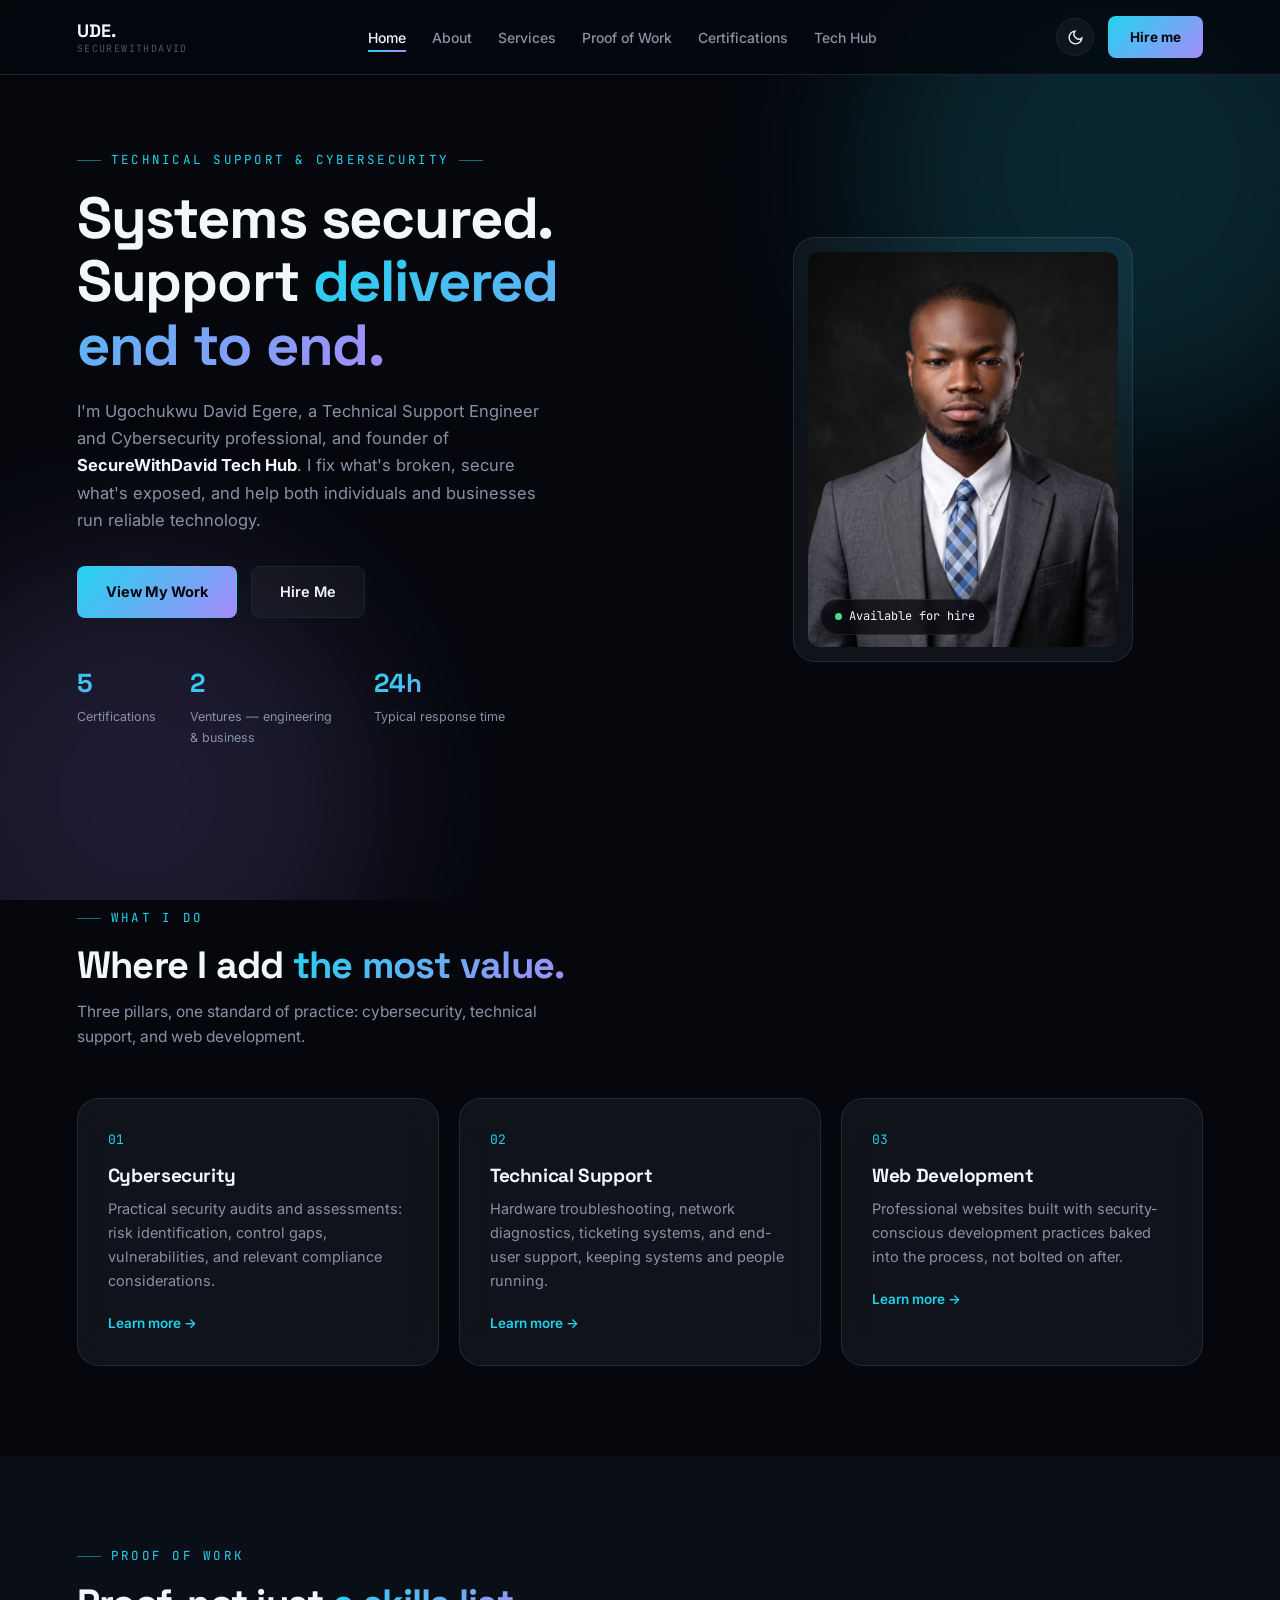
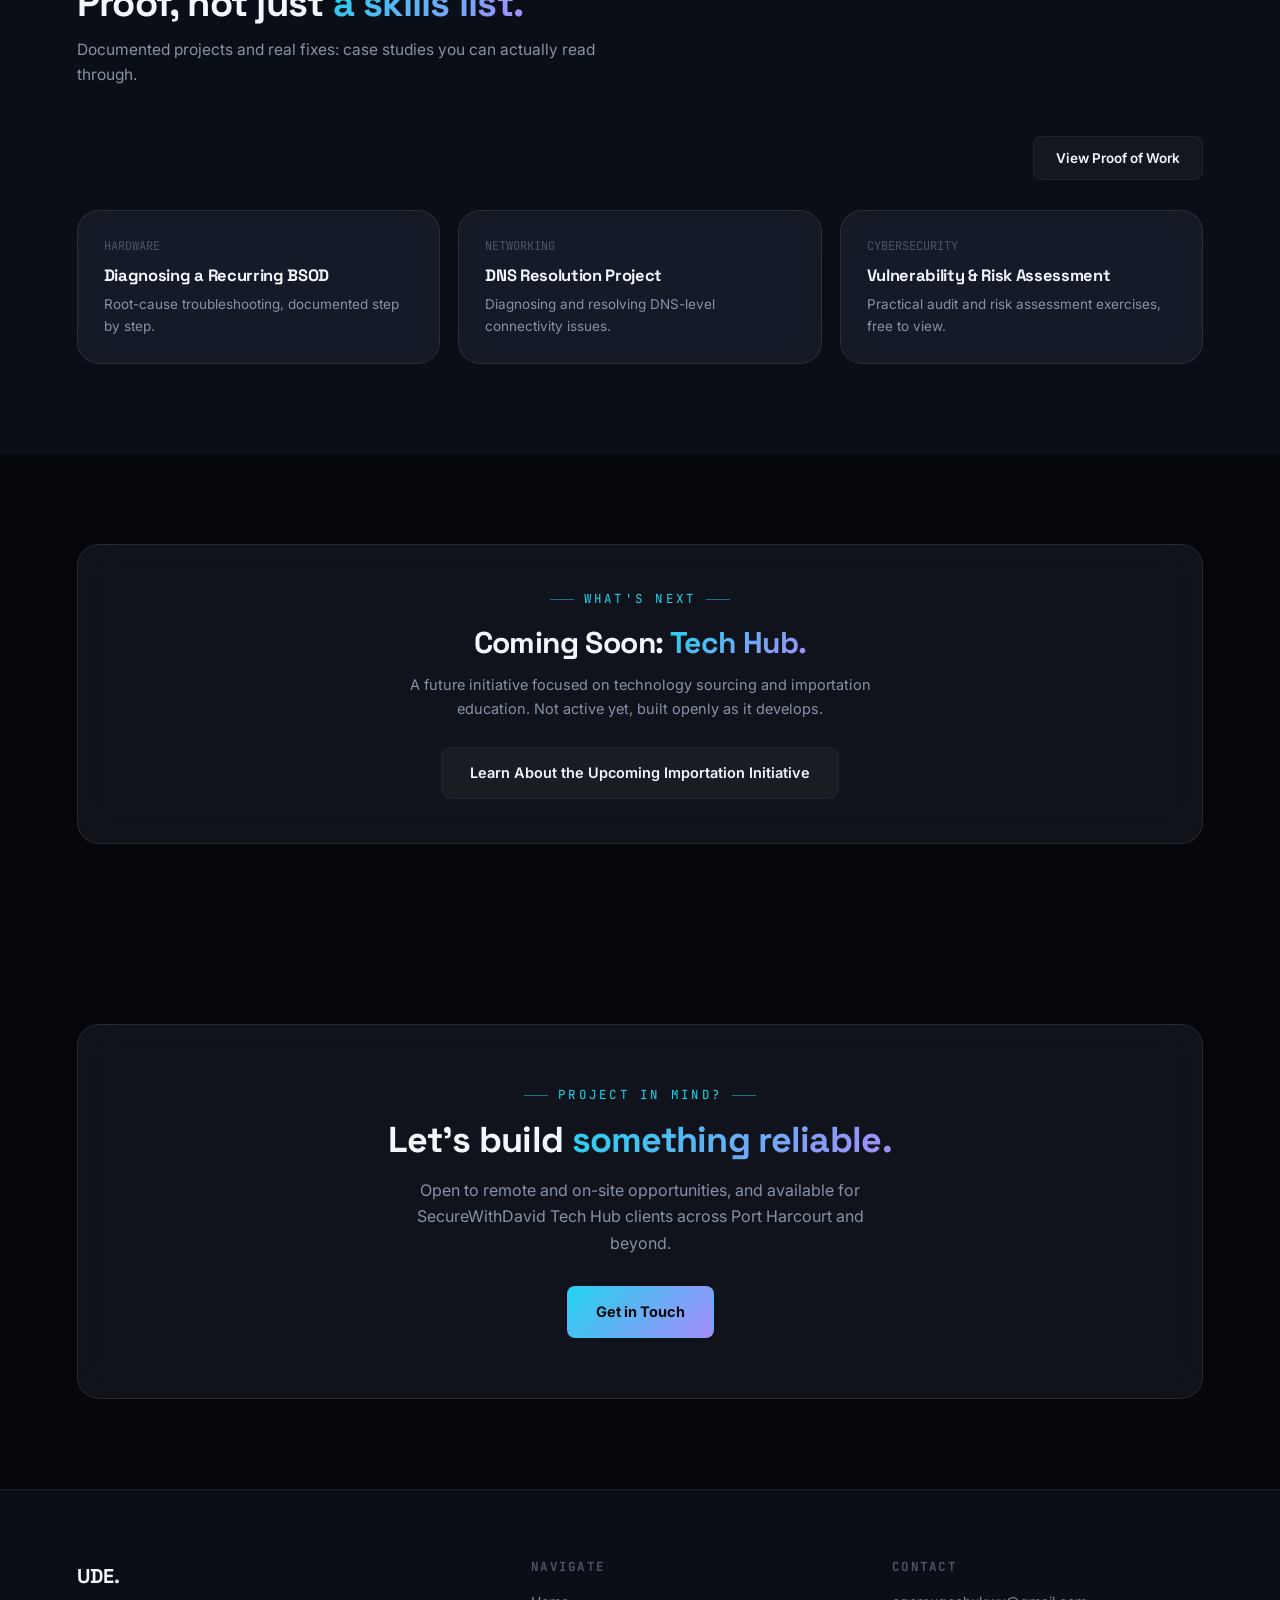
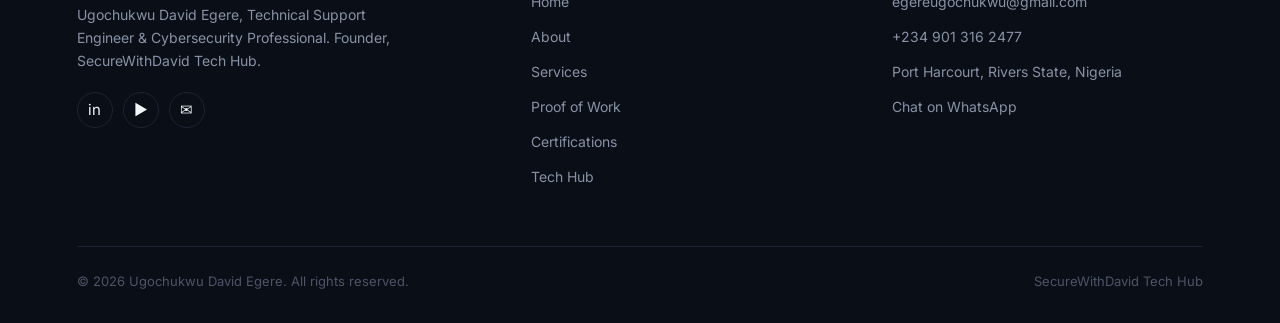
<file: index.html>
<!DOCTYPE html>
<html lang="en" data-theme="dark">
<head>
<meta charset="UTF-8">
<meta name="viewport" content="width=device-width, initial-scale=1.0">
<title>Ugochukwu David Egere, Technical Support Engineer & Cybersecurity Professional</title>
<meta name="description" content="Ugochukwu David Egere, Technical Support Engineer & Cybersecurity Professional. Founder of SecureWithDavid Tech Hub, Port Harcourt, Nigeria.">
<link rel="stylesheet" href="css/style.css">
</head>
<body>
<div class="ambient-glow"></div>

<!-- NAV -->
<nav class="site-nav">
  <a href="index.html" class="nav-brand">
    <span class="n1">UDE.</span>
    <span class="n2">SecureWithDavid</span>
  </a>
  <div class="nav-center">
    <ul class="nav-links">
      <li><a href="index.html">Home</a></li>
      <li><a href="about.html">About</a></li>
      <li><a href="services.html">Services</a></li>
      <li><a href="work.html">Proof of Work</a></li>
      <li><a href="certifications.html">Certifications</a></li>
      <li><a href="tech-hub.html">Tech Hub</a></li>
    </ul>
  </div>
  <div class="nav-right">
    <button class="theme-toggle" data-theme-toggle aria-label="Toggle theme">
      <svg class="icon-moon" viewBox="0 0 24 24" fill="none" stroke="currentColor" stroke-width="2"><path d="M21 12.79A9 9 0 1111.21 3 7 7 0 0021 12.79z"/></svg>
      <svg class="icon-sun" viewBox="0 0 24 24" fill="none" stroke="currentColor" stroke-width="2"><circle cx="12" cy="12" r="4"/><path d="M12 2v2M12 20v2M4.93 4.93l1.41 1.41M17.66 17.66l1.41 1.41M2 12h2M20 12h2M6.34 17.66l-1.41 1.41M19.07 4.93l-1.41 1.41"/></svg>
    </button>
    <a href="https://wa.me/2349013162477?text=Hi%20Ugochukwu%2C%20I%20found%20your%20portfolio%20and%20I%27d%20like%20to%20talk%20about%20a%20role%2Fproject." target="_blank" rel="noopener noreferrer" class="nav-cta">Hire me</a>
    <button class="nav-burger" data-burger aria-label="Menu"><span></span><span></span><span></span></button>
  </div>
</nav>
<div class="mobile-menu" data-mobile-menu>
  <a href="index.html">Home</a>
  <a href="about.html">About</a>
  <a href="services.html">Services</a>
  <a href="work.html">Proof of Work</a>
  <a href="certifications.html">Certifications</a>
  <a href="tech-hub.html">Tech Hub</a>
</div>

<!-- HERO -->
<section style="padding-top:150px; padding-bottom:70px;">
  <div class="section-inner" style="display:grid; grid-template-columns:1.1fr 0.9fr; gap:60px; align-items:center;">
    <div>
      <div class="eyebrow" style="justify-content:flex-start;">Technical Support &amp; Cybersecurity</div>
      <h1 style="font-size:clamp(34px,5.2vw,58px); font-weight:800; margin-bottom:20px;">Systems secured.<br>Support <span style="background:var(--grad); -webkit-background-clip:text; background-clip:text; color:transparent;">delivered end to end.</span></h1>
      <p style="font-size:16.5px; color:var(--text-dim); max-width:480px; margin-bottom:32px;">I'm Ugochukwu David Egere, a Technical Support Engineer and Cybersecurity professional, and founder of <strong style="color:var(--text);">SecureWithDavid Tech Hub</strong>. I fix what's broken, secure what's exposed, and help both individuals and businesses run reliable technology.</p>
      <div style="display:flex; gap:14px; flex-wrap:wrap;">
        <a href="work.html" class="btn btn-primary">View My Work</a>
        <a href="https://wa.me/2349013162477" target="_blank" rel="noopener noreferrer" class="btn btn-outline">Hire Me</a>
      </div>
      <div style="display:flex; gap:34px; margin-top:44px; flex-wrap:wrap;">
        <div style="max-width:120px;">
          <div style="font-family:'Space Grotesk',sans-serif; font-weight:800; font-size:26px; background:var(--grad); -webkit-background-clip:text; background-clip:text; color:transparent;">5</div>
          <div style="font-size:12.5px; color:var(--text-dim); margin-top:2px;">Certifications</div>
        </div>
        <div style="max-width:150px;">
          <div style="font-family:'Space Grotesk',sans-serif; font-weight:800; font-size:26px; background:var(--grad); -webkit-background-clip:text; background-clip:text; color:transparent;">2</div>
          <div style="font-size:12.5px; color:var(--text-dim); margin-top:2px;">Ventures &mdash; engineering &amp; business</div>
        </div>
        <div style="max-width:140px;">
          <div style="font-family:'Space Grotesk',sans-serif; font-weight:800; font-size:26px; background:var(--grad); -webkit-background-clip:text; background-clip:text; color:transparent;">24h</div>
          <div style="font-size:12.5px; color:var(--text-dim); margin-top:2px;">Typical response time</div>
        </div>
      </div>
    </div>

    <div class="glass" style="padding:14px; position:relative; max-width:340px; margin:0 auto; aspect-ratio:4/5; overflow:hidden;">
      <img src="images/mainphoto.png" alt="Ugochukwu David Egere" style="width:100%; height:100%; object-fit:cover; border-radius:12px;">
      <div style="position:absolute; bottom:26px; left:26px; display:flex; align-items:center; gap:7px; background:color-mix(in srgb, var(--bg) 70%, transparent); backdrop-filter:blur(8px); border:1px solid var(--glass-border); border-radius:20px; padding:7px 14px; font-size:12px; font-family:'JetBrains Mono',monospace;">
        <span style="width:7px; height:7px; border-radius:50%; background:#4ade80;"></span>Available for hire
      </div>
    </div>
  </div>
</section>

<!-- WHAT I DO -->
<section>
  <div class="section-inner">
    <div class="section-head reveal">
      <div class="eyebrow">What I Do</div>
      <h2>Where I add <span>the most value.</span></h2>
      <p>Three pillars, one standard of practice: cybersecurity, technical support, and web development.</p>
    </div>
    <div style="display:grid; grid-template-columns:repeat(auto-fit,minmax(260px,1fr)); gap:20px;">
      <div class="glass reveal" style="padding:30px;">
        <div style="font-family:'JetBrains Mono',monospace; color:var(--accent); font-size:13px; margin-bottom:16px;">01</div>
        <h3 style="font-size:19px; margin-bottom:10px;">Cybersecurity</h3>
        <p style="color:var(--text-dim); font-size:14.5px; margin-bottom:16px;">Practical security audits and assessments: risk identification, control gaps, vulnerabilities, and relevant compliance considerations.</p>
        <a href="services.html#cybersecurity" style="font-size:13.5px; color:var(--accent); font-weight:600;">Learn more →</a>
      </div>
      <div class="glass reveal reveal-delay-1" style="padding:30px;">
        <div style="font-family:'JetBrains Mono',monospace; color:var(--accent); font-size:13px; margin-bottom:16px;">02</div>
        <h3 style="font-size:19px; margin-bottom:10px;">Technical Support</h3>
        <p style="color:var(--text-dim); font-size:14.5px; margin-bottom:16px;">Hardware troubleshooting, network diagnostics, ticketing systems, and end-user support, keeping systems and people running.</p>
        <a href="services.html#technical-support" style="font-size:13.5px; color:var(--accent); font-weight:600;">Learn more →</a>
      </div>
      <div class="glass reveal reveal-delay-2" style="padding:30px;">
        <div style="font-family:'JetBrains Mono',monospace; color:var(--accent); font-size:13px; margin-bottom:16px;">03</div>
        <h3 style="font-size:19px; margin-bottom:10px;">Web Development</h3>
        <p style="color:var(--text-dim); font-size:14.5px; margin-bottom:16px;">Professional websites built with security-conscious development practices baked into the process, not bolted on after.</p>
        <a href="services.html#web-development" style="font-size:13.5px; color:var(--accent); font-weight:600;">Learn more →</a>
      </div>
    </div>
  </div>
</section>

<!-- SELECTED WORK -->
<section style="background:var(--bg-soft);">
  <div class="section-inner">
    <div class="section-head reveal">
      <div class="eyebrow">Proof of Work</div>
      <h2>Proof, not just <span>a skills list.</span></h2>
      <p>Documented projects and real fixes: case studies you can actually read through.</p>
    </div>
    <div style="display:flex; justify-content:space-between; align-items:flex-end; margin-bottom:30px; flex-wrap:wrap; gap:16px;">
      <div></div>
      <a href="work.html" class="btn btn-outline" style="padding:10px 22px; font-size:13.5px;">View Proof of Work</a>
    </div>
    <div style="display:grid; grid-template-columns:repeat(auto-fit,minmax(240px,1fr)); gap:18px;">
      <a href="work.html#technical-support" class="glass reveal" style="padding:26px; display:block;">
        <div style="font-size:12px; font-family:'JetBrains Mono',monospace; color:var(--text-faint); margin-bottom:10px;">HARDWARE</div>
        <h3 style="font-size:16.5px; margin-bottom:8px;">Diagnosing a Recurring BSOD</h3>
        <p style="color:var(--text-dim); font-size:13.5px;">Root-cause troubleshooting, documented step by step.</p>
      </a>
      <a href="work.html#technical-support" class="glass reveal reveal-delay-1" style="padding:26px; display:block;">
        <div style="font-size:12px; font-family:'JetBrains Mono',monospace; color:var(--text-faint); margin-bottom:10px;">NETWORKING</div>
        <h3 style="font-size:16.5px; margin-bottom:8px;">DNS Resolution Project</h3>
        <p style="color:var(--text-dim); font-size:13.5px;">Diagnosing and resolving DNS-level connectivity issues.</p>
      </a>
      <a href="work.html#cybersecurity" class="glass reveal reveal-delay-2" style="padding:26px; display:block;">
        <div style="font-size:12px; font-family:'JetBrains Mono',monospace; color:var(--text-faint); margin-bottom:10px;">CYBERSECURITY</div>
        <h3 style="font-size:16.5px; margin-bottom:8px;">Vulnerability &amp; Risk Assessment</h3>
        <p style="color:var(--text-dim); font-size:13.5px;">Practical audit and risk assessment exercises, free to view.</p>
      </a>
    </div>
  </div>
</section>

<!-- TECH HUB TEASER -->
<section>
  <div class="section-inner glass reveal" style="padding:44px 6%; text-align:center;">
    <div class="eyebrow">What's Next</div>
    <h2 style="font-size:clamp(22px,3.4vw,30px); margin-bottom:14px;">Coming Soon: <span style="background:var(--grad); -webkit-background-clip:text; background-clip:text; color:transparent;">Tech Hub.</span></h2>
    <p style="color:var(--text-dim); max-width:520px; margin:0 auto 26px; font-size:14.5px;">A future initiative focused on technology sourcing and importation education. Not active yet, built openly as it develops.</p>
    <a href="tech-hub.html" class="btn btn-outline">Learn About the Upcoming Importation Initiative</a>
  </div>
</section>

<!-- CTA -->
<section>
  <div class="section-inner glass reveal" style="padding:60px 6%; text-align:center;">
    <div class="eyebrow">Project in mind?</div>
    <h2 style="font-size:clamp(24px,4vw,36px); margin-bottom:16px;">Let's build <span style="background:var(--grad); -webkit-background-clip:text; background-clip:text; color:transparent;">something reliable.</span></h2>
    <p style="color:var(--text-dim); max-width:480px; margin:0 auto 30px;">Open to remote and on-site opportunities, and available for SecureWithDavid Tech Hub clients across Port Harcourt and beyond.</p>
    <a href="https://wa.me/2349013162477?text=Hi%20Ugochukwu%2C%20I%27d%20like%20to%20talk%20about%20a%20project." target="_blank" rel="noopener noreferrer" class="btn btn-primary">Get in Touch</a>
  </div>
</section>

<!-- FOOTER -->
<footer class="site-footer">
  <div class="footer-grid">
    <div class="footer-brand">
      <div class="n1">UDE.</div>
      <p>Ugochukwu David Egere, Technical Support Engineer &amp; Cybersecurity Professional. Founder, SecureWithDavid Tech Hub.</p>
      <div class="footer-social">
        <a href="https://www.linkedin.com/in/egere" target="_blank" rel="noopener noreferrer" aria-label="LinkedIn">in</a>
        <a href="https://www.youtube.com/@SECUREWITHDAVID" target="_blank" rel="noopener noreferrer" aria-label="YouTube">▶</a>
        <a href="mailto:egereugochukwu@gmail.com" aria-label="Email">✉</a>
      </div>
    </div>
    <div class="footer-col">
      <h4>Navigate</h4>
      <a href="index.html">Home</a>
      <a href="about.html">About</a>
      <a href="services.html">Services</a>
      <a href="work.html">Proof of Work</a>
      <a href="certifications.html">Certifications</a>
      <a href="tech-hub.html">Tech Hub</a>
    </div>
    <div class="footer-col">
      <h4>Contact</h4>
      <a href="mailto:egereugochukwu@gmail.com">egereugochukwu@gmail.com</a>
      <a href="tel:+2349013162477">+234 901 316 2477</a>
      <span class="fline">Port Harcourt, Rivers State, Nigeria</span>
      <a href="https://wa.me/2349013162477" target="_blank" rel="noopener noreferrer">Chat on WhatsApp</a>
    </div>
  </div>
  <div class="footer-bottom">
    <span>© 2026 Ugochukwu David Egere. All rights reserved.</span>
    <span>SecureWithDavid Tech Hub</span>
  </div>
</footer>

<script src="js/main.js"></script>
</body>
</html>
</file>
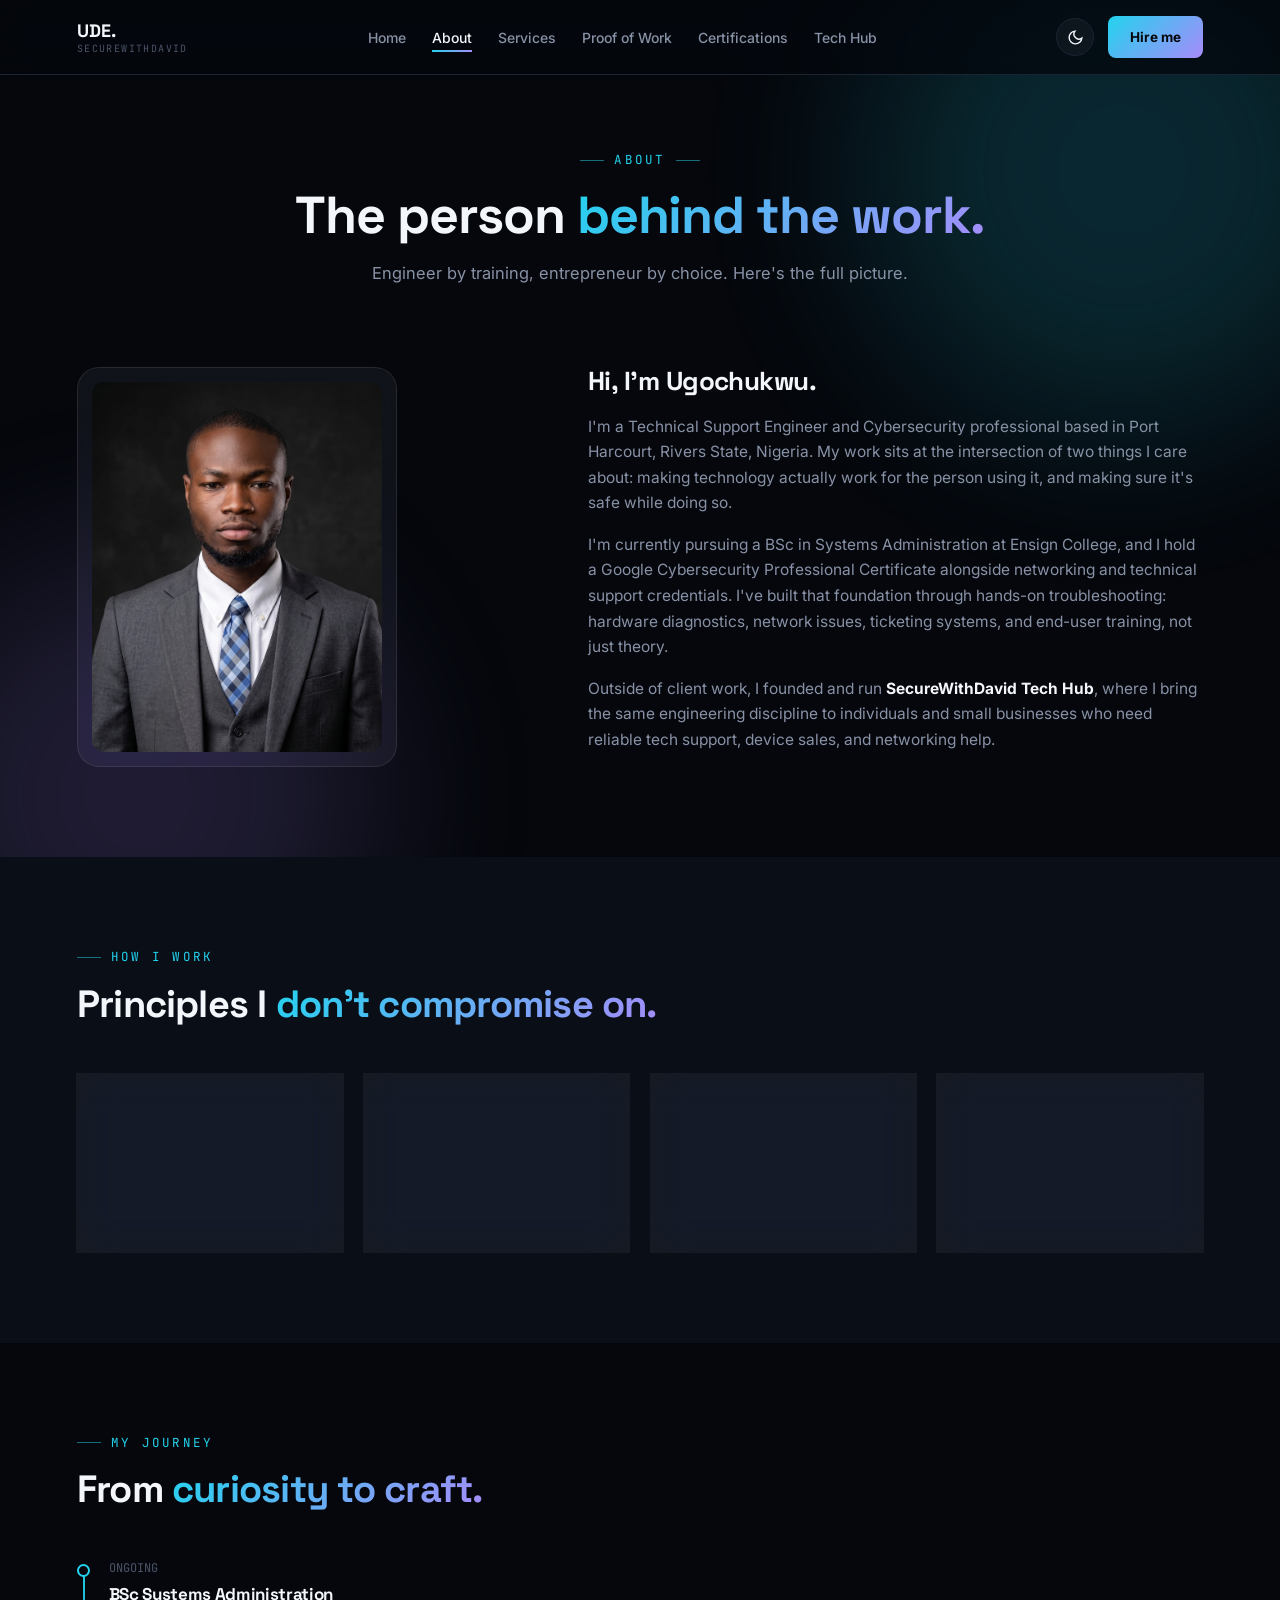
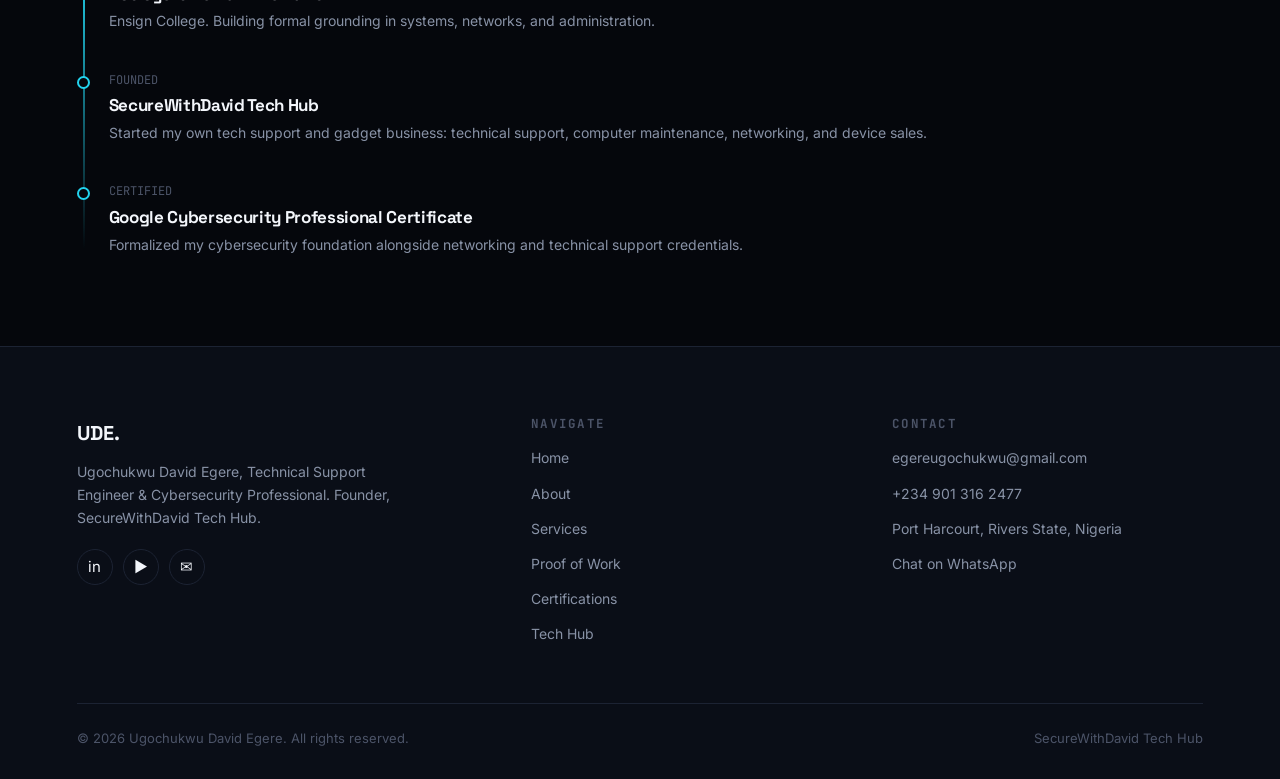
<file: about.html>
<!DOCTYPE html>
<html lang="en" data-theme="dark">
<head>
<meta charset="UTF-8">
<meta name="viewport" content="width=device-width, initial-scale=1.0">
<title>About | Ugochukwu David Egere</title>
<meta name="description" content="About Ugochukwu David Egere, Technical Support Engineer, Cybersecurity Professional, and founder of SecureWithDavid Tech Hub.">
<link rel="stylesheet" href="css/style.css">
</head>
<body>
<div class="ambient-glow"></div>

<!-- NAV -->
<nav class="site-nav">
  <a href="index.html" class="nav-brand">
    <span class="n1">UDE.</span>
    <span class="n2">SecureWithDavid</span>
  </a>
  <div class="nav-center">
    <ul class="nav-links">
      <li><a href="index.html">Home</a></li>
      <li><a href="about.html">About</a></li>
      <li><a href="services.html">Services</a></li>
      <li><a href="work.html">Proof of Work</a></li>
      <li><a href="certifications.html">Certifications</a></li>
      <li><a href="tech-hub.html">Tech Hub</a></li>
    </ul>
  </div>
  <div class="nav-right">
    <button class="theme-toggle" data-theme-toggle aria-label="Toggle theme">
      <svg class="icon-moon" viewBox="0 0 24 24" fill="none" stroke="currentColor" stroke-width="2"><path d="M21 12.79A9 9 0 1111.21 3 7 7 0 0021 12.79z"/></svg>
      <svg class="icon-sun" viewBox="0 0 24 24" fill="none" stroke="currentColor" stroke-width="2"><circle cx="12" cy="12" r="4"/><path d="M12 2v2M12 20v2M4.93 4.93l1.41 1.41M17.66 17.66l1.41 1.41M2 12h2M20 12h2M6.34 17.66l-1.41 1.41M19.07 4.93l-1.41 1.41"/></svg>
    </button>
    <a href="https://wa.me/2349013162477?text=Hi%20Ugochukwu%2C%20I%20found%20your%20portfolio%20and%20I%27d%20like%20to%20talk%20about%20a%20role%2Fproject." target="_blank" rel="noopener noreferrer" class="nav-cta">Hire me</a>
    <button class="nav-burger" data-burger aria-label="Menu"><span></span><span></span><span></span></button>
  </div>
</nav>
<div class="mobile-menu" data-mobile-menu>
  <a href="index.html">Home</a>
  <a href="about.html">About</a>
  <a href="services.html">Services</a>
  <a href="work.html">Proof of Work</a>
  <a href="certifications.html">Certifications</a>
  <a href="tech-hub.html">Tech Hub</a>
</div>

<!-- HEADER -->
<div class="page-header">
  <div class="eyebrow">About</div>
  <h1>The person <span>behind the work.</span></h1>
  <p>Engineer by training, entrepreneur by choice. Here's the full picture.</p>
</div>

<!-- INTRO -->
<section style="padding-top:20px;">
  <div class="section-inner" style="display:grid; grid-template-columns:0.85fr 1.15fr; gap:56px; align-items:start;">
    <div class="glass reveal" style="padding:14px; max-width:320px; aspect-ratio:4/5; overflow:hidden;">
      <img src="images/mainphoto.png" alt="Ugochukwu David Egere" style="width:100%; height:100%; object-fit:cover; border-radius:12px;">
    </div>
    <div class="reveal reveal-delay-1">
      <h2 style="font-size:26px; margin-bottom:18px;">Hi, I'm Ugochukwu.</h2>
      <p style="color:var(--text-dim); margin-bottom:16px; font-size:15.5px;">I'm a Technical Support Engineer and Cybersecurity professional based in Port Harcourt, Rivers State, Nigeria. My work sits at the intersection of two things I care about: making technology actually work for the person using it, and making sure it's safe while doing so.</p>
      <p style="color:var(--text-dim); margin-bottom:16px; font-size:15.5px;">I'm currently pursuing a BSc in Systems Administration at Ensign College, and I hold a Google Cybersecurity Professional Certificate alongside networking and technical support credentials. I've built that foundation through hands-on troubleshooting: hardware diagnostics, network issues, ticketing systems, and end-user training, not just theory.</p>
      <p style="color:var(--text-dim); font-size:15.5px;">Outside of client work, I founded and run <strong style="color:var(--text);">SecureWithDavid Tech Hub</strong>, where I bring the same engineering discipline to individuals and small businesses who need reliable tech support, device sales, and networking help.</p>
    </div>
  </div>
</section>

<!-- VALUES -->
<section style="background:var(--bg-soft);">
  <div class="section-inner">
    <div class="section-head reveal">
      <div class="eyebrow">How I Work</div>
      <h2>Principles I <span>don't compromise on.</span></h2>
    </div>
    <div style="display:grid; grid-template-columns:repeat(auto-fit,minmax(240px,1fr)); gap:20px;">
      <div class="glass reveal" style="padding:28px;">
        <h3 style="font-size:17px; margin-bottom:10px;">Diagnose before you fix</h3>
        <p style="color:var(--text-dim); font-size:14px;">Every issue gets root-caused first. Patch-and-hope isn't a strategy I use.</p>
      </div>
      <div class="glass reveal reveal-delay-1" style="padding:28px;">
        <h3 style="font-size:17px; margin-bottom:10px;">Security is not optional</h3>
        <p style="color:var(--text-dim); font-size:14px;">Every setup I touch gets evaluated with a security-first mindset, not as an afterthought.</p>
      </div>
      <div class="glass reveal reveal-delay-2" style="padding:28px;">
        <h3 style="font-size:17px; margin-bottom:10px;">Document everything</h3>
        <p style="color:var(--text-dim); font-size:14px;">If I fixed it, I wrote it down, for the next person and for myself.</p>
      </div>
      <div class="glass reveal reveal-delay-3" style="padding:28px;">
        <h3 style="font-size:17px; margin-bottom:10px;">Explain, don't just execute</h3>
        <p style="color:var(--text-dim); font-size:14px;">End users deserve to understand what happened, not just that it's "fixed now."</p>
      </div>
    </div>
  </div>
</section>

<!-- JOURNEY -->
<section>
  <div class="section-inner">
    <div class="section-head reveal">
      <div class="eyebrow">My Journey</div>
      <h2>From <span>curiosity to craft.</span></h2>
    </div>
    <div style="position:relative; padding-left:32px;">
      <div style="position:absolute; left:6px; top:6px; bottom:6px; width:2px; background:linear-gradient(var(--accent), transparent);"></div>

      <div class="reveal" style="position:relative; margin-bottom:38px;">
        <div style="position:absolute; left:-32px; top:5px; width:13px; height:13px; border-radius:50%; background:var(--bg); border:2px solid var(--accent);"></div>
        <div style="font-family:'JetBrains Mono',monospace; font-size:12px; color:var(--text-faint); margin-bottom:6px;">ONGOING</div>
        <h3 style="font-size:17px; margin-bottom:6px;">BSc Systems Administration</h3>
        <p style="color:var(--text-dim); font-size:14px;">Ensign College. Building formal grounding in systems, networks, and administration.</p>
      </div>

      <div class="reveal reveal-delay-1" style="position:relative; margin-bottom:38px;">
        <div style="position:absolute; left:-32px; top:5px; width:13px; height:13px; border-radius:50%; background:var(--bg); border:2px solid var(--accent);"></div>
        <div style="font-family:'JetBrains Mono',monospace; font-size:12px; color:var(--text-faint); margin-bottom:6px;">FOUNDED</div>
        <h3 style="font-size:17px; margin-bottom:6px;">SecureWithDavid Tech Hub</h3>
        <p style="color:var(--text-dim); font-size:14px;">Started my own tech support and gadget business: technical support, computer maintenance, networking, and device sales.</p>
      </div>

      <div class="reveal reveal-delay-2" style="position:relative;">
        <div style="position:absolute; left:-32px; top:5px; width:13px; height:13px; border-radius:50%; background:var(--bg); border:2px solid var(--accent);"></div>
        <div style="font-family:'JetBrains Mono',monospace; font-size:12px; color:var(--text-faint); margin-bottom:6px;">CERTIFIED</div>
        <h3 style="font-size:17px; margin-bottom:6px;">Google Cybersecurity Professional Certificate</h3>
        <p style="color:var(--text-dim); font-size:14px;">Formalized my cybersecurity foundation alongside networking and technical support credentials.</p>
      </div>
    </div>
  </div>
</section>

<!-- FOOTER -->
<footer class="site-footer">
  <div class="footer-grid">
    <div class="footer-brand">
      <div class="n1">UDE.</div>
      <p>Ugochukwu David Egere, Technical Support Engineer &amp; Cybersecurity Professional. Founder, SecureWithDavid Tech Hub.</p>
      <div class="footer-social">
        <a href="https://www.linkedin.com/in/egere" target="_blank" rel="noopener noreferrer" aria-label="LinkedIn">in</a>
        <a href="https://www.youtube.com/@SECUREWITHDAVID" target="_blank" rel="noopener noreferrer" aria-label="YouTube">▶</a>
        <a href="mailto:egereugochukwu@gmail.com" aria-label="Email">✉</a>
      </div>
    </div>
    <div class="footer-col">
      <h4>Navigate</h4>
      <a href="index.html">Home</a>
      <a href="about.html">About</a>
      <a href="services.html">Services</a>
      <a href="work.html">Proof of Work</a>
      <a href="certifications.html">Certifications</a>
      <a href="tech-hub.html">Tech Hub</a>
    </div>
    <div class="footer-col">
      <h4>Contact</h4>
      <a href="mailto:egereugochukwu@gmail.com">egereugochukwu@gmail.com</a>
      <a href="tel:+2349013162477">+234 901 316 2477</a>
      <span class="fline">Port Harcourt, Rivers State, Nigeria</span>
      <a href="https://wa.me/2349013162477" target="_blank" rel="noopener noreferrer">Chat on WhatsApp</a>
    </div>
  </div>
  <div class="footer-bottom">
    <span>© 2026 Ugochukwu David Egere. All rights reserved.</span>
    <span>SecureWithDavid Tech Hub</span>
  </div>
</footer>

<script src="js/main.js"></script>
</body>
</html>
</file>
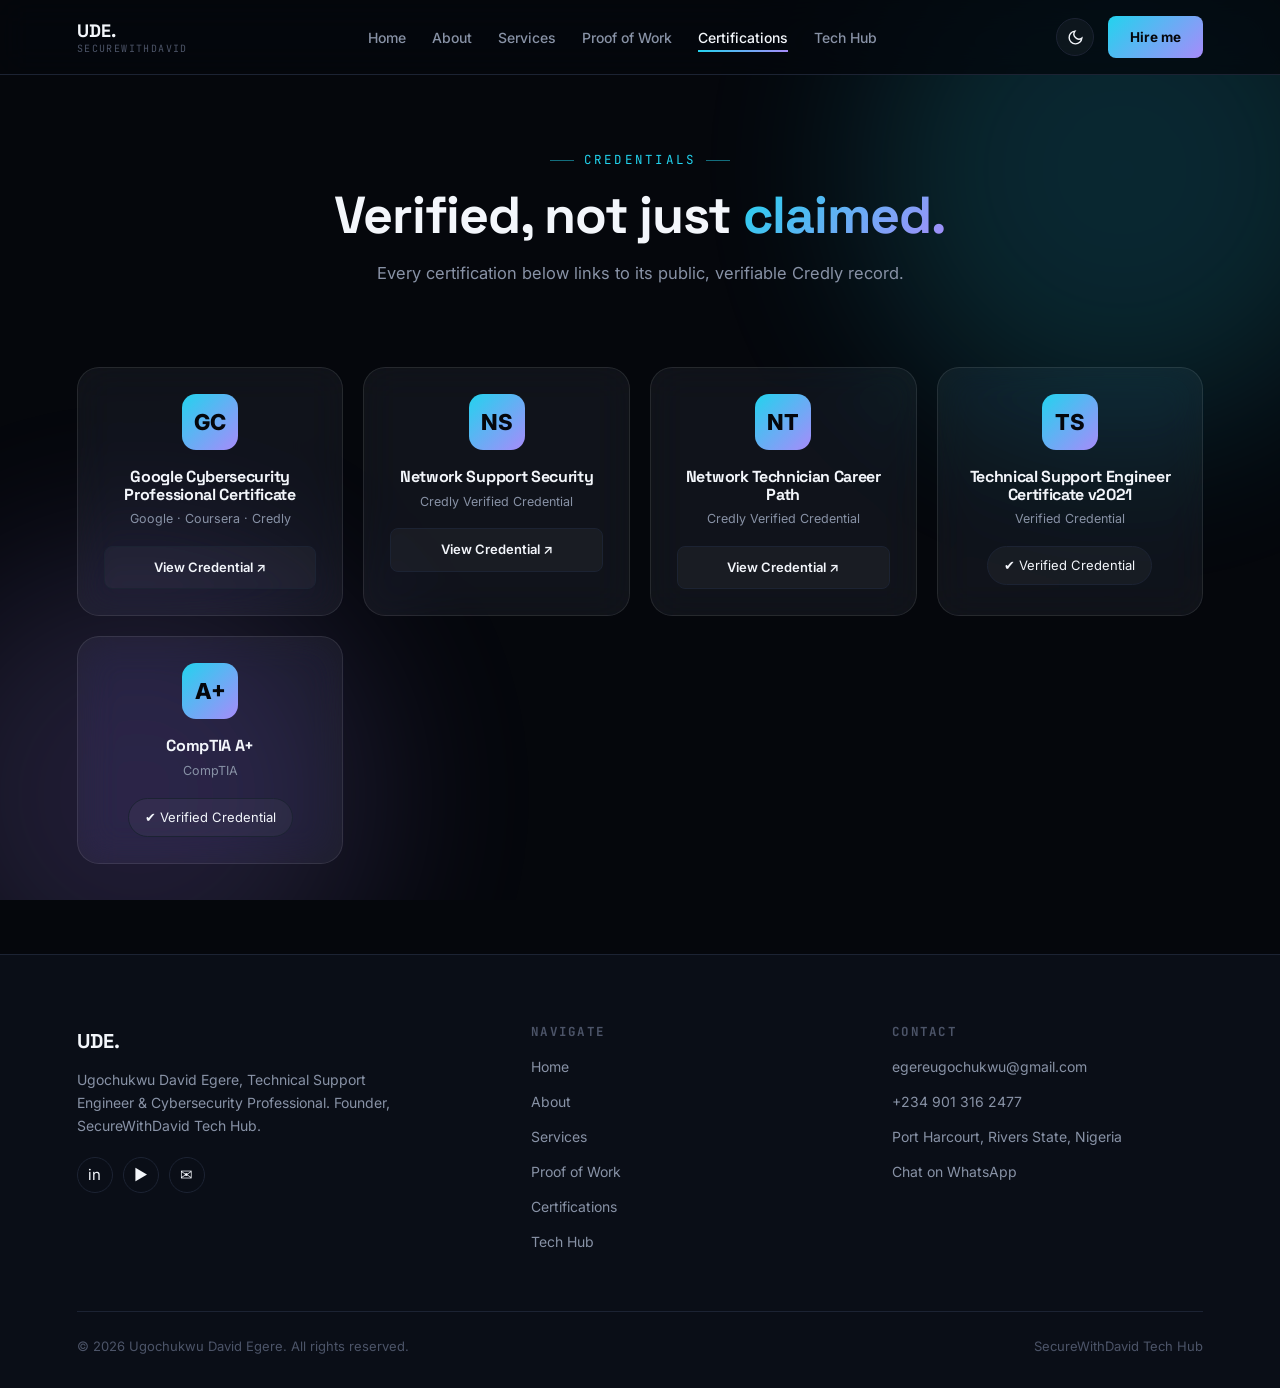
<file: certifications.html>
<!DOCTYPE html>
<html lang="en" data-theme="dark">
<head>
<meta charset="UTF-8">
<meta name="viewport" content="width=device-width, initial-scale=1.0">
<title>Certifications | Ugochukwu David Egere</title>
<meta name="description" content="Verified certifications held by Ugochukwu David Egere: Google Cybersecurity, networking, and technical support credentials.">
<link rel="stylesheet" href="css/style.css">
</head>
<body>
<div class="ambient-glow"></div>

<!-- NAV -->
<nav class="site-nav">
  <a href="index.html" class="nav-brand">
    <span class="n1">UDE.</span>
    <span class="n2">SecureWithDavid</span>
  </a>
  <div class="nav-center">
    <ul class="nav-links">
      <li><a href="index.html">Home</a></li>
      <li><a href="about.html">About</a></li>
      <li><a href="services.html">Services</a></li>
      <li><a href="work.html">Proof of Work</a></li>
      <li><a href="certifications.html">Certifications</a></li>
      <li><a href="tech-hub.html">Tech Hub</a></li>
    </ul>
  </div>
  <div class="nav-right">
    <button class="theme-toggle" data-theme-toggle aria-label="Toggle theme">
      <svg class="icon-moon" viewBox="0 0 24 24" fill="none" stroke="currentColor" stroke-width="2"><path d="M21 12.79A9 9 0 1111.21 3 7 7 0 0021 12.79z"/></svg>
      <svg class="icon-sun" viewBox="0 0 24 24" fill="none" stroke="currentColor" stroke-width="2"><circle cx="12" cy="12" r="4"/><path d="M12 2v2M12 20v2M4.93 4.93l1.41 1.41M17.66 17.66l1.41 1.41M2 12h2M20 12h2M6.34 17.66l-1.41 1.41M19.07 4.93l-1.41 1.41"/></svg>
    </button>
    <a href="https://wa.me/2349013162477?text=Hi%20Ugochukwu%2C%20I%20found%20your%20portfolio%20and%20I%27d%20like%20to%20talk%20about%20a%20role%2Fproject." target="_blank" rel="noopener noreferrer" class="nav-cta">Hire me</a>
    <button class="nav-burger" data-burger aria-label="Menu"><span></span><span></span><span></span></button>
  </div>
</nav>
<div class="mobile-menu" data-mobile-menu>
  <a href="index.html">Home</a>
  <a href="about.html">About</a>
  <a href="services.html">Services</a>
  <a href="work.html">Proof of Work</a>
  <a href="certifications.html">Certifications</a>
  <a href="tech-hub.html">Tech Hub</a>
</div>

<!-- HEADER -->
<div class="page-header">
  <div class="eyebrow">Credentials</div>
  <h1>Verified, not just <span>claimed.</span></h1>
  <p>Every certification below links to its public, verifiable Credly record.</p>
</div>

<!-- CERTS GRID -->
<section style="padding-top:20px;">
  <div class="section-inner" style="display:grid; grid-template-columns:repeat(auto-fit,minmax(260px,1fr)); gap:20px;">

    <div class="glass reveal" style="padding:26px; text-align:center;">
      <div style="width:56px; height:56px; border-radius:14px; background:var(--grad); margin:0 auto 18px; display:flex; align-items:center; justify-content:center; font-size:22px; color:#05070c; font-weight:800;">GC</div>
      <h3 style="font-size:16px; margin-bottom:6px;">Google Cybersecurity Professional Certificate</h3>
      <p style="font-size:12.5px; color:var(--text-dim); margin-bottom:16px;">Google · Coursera · Credly</p>
      <a href="https://www.credly.com/badges/7de047a4-4183-48b1-9640-5bb148a694b5/public_url" target="_blank" rel="noopener noreferrer" class="btn btn-outline" style="width:100%; justify-content:center; padding:10px; font-size:13px;">View Credential ↗</a>
    </div>

    <div class="glass reveal reveal-delay-1" style="padding:26px; text-align:center;">
      <div style="width:56px; height:56px; border-radius:14px; background:var(--grad); margin:0 auto 18px; display:flex; align-items:center; justify-content:center; font-size:22px; color:#05070c; font-weight:800;">NS</div>
      <h3 style="font-size:16px; margin-bottom:6px;">Network Support Security</h3>
      <p style="font-size:12.5px; color:var(--text-dim); margin-bottom:16px;">Credly Verified Credential</p>
      <a href="https://www.credly.com/badges/d5f366d1-1852-4210-b6da-e8e32ae0839f/public_url" target="_blank" rel="noopener noreferrer" class="btn btn-outline" style="width:100%; justify-content:center; padding:10px; font-size:13px;">View Credential ↗</a>
    </div>

    <div class="glass reveal reveal-delay-2" style="padding:26px; text-align:center;">
      <div style="width:56px; height:56px; border-radius:14px; background:var(--grad); margin:0 auto 18px; display:flex; align-items:center; justify-content:center; font-size:22px; color:#05070c; font-weight:800;">NT</div>
      <h3 style="font-size:16px; margin-bottom:6px;">Network Technician Career Path</h3>
      <p style="font-size:12.5px; color:var(--text-dim); margin-bottom:16px;">Credly Verified Credential</p>
      <a href="https://www.credly.com/badges/529b5009-55da-41ee-a123-aa30e15a40fd/public_url" target="_blank" rel="noopener noreferrer" class="btn btn-outline" style="width:100%; justify-content:center; padding:10px; font-size:13px;">View Credential ↗</a>
    </div>

    <div class="glass reveal" style="padding:26px; text-align:center;">
      <div style="width:56px; height:56px; border-radius:14px; background:var(--grad); margin:0 auto 18px; display:flex; align-items:center; justify-content:center; font-size:22px; color:#05070c; font-weight:800;">TS</div>
      <h3 style="font-size:16px; margin-bottom:6px;">Technical Support Engineer Certificate v2021</h3>
      <p style="font-size:12.5px; color:var(--text-dim); margin-bottom:16px;">Verified Credential</p>
      <span class="tag" style="display:inline-block;">✔ Verified Credential</span>
    </div>

    <div class="glass reveal reveal-delay-1" style="padding:26px; text-align:center;">
      <div style="width:56px; height:56px; border-radius:14px; background:var(--grad); margin:0 auto 18px; display:flex; align-items:center; justify-content:center; font-size:22px; color:#05070c; font-weight:800;">A+</div>
      <h3 style="font-size:16px; margin-bottom:6px;">CompTIA A+</h3>
      <p style="font-size:12.5px; color:var(--text-dim); margin-bottom:16px;">CompTIA</p>
      <span class="tag" style="display:inline-block;">✔ Verified Credential</span>
    </div>

  </div>
</section>

<!-- FOOTER -->
<footer class="site-footer">
  <div class="footer-grid">
    <div class="footer-brand">
      <div class="n1">UDE.</div>
      <p>Ugochukwu David Egere, Technical Support Engineer &amp; Cybersecurity Professional. Founder, SecureWithDavid Tech Hub.</p>
      <div class="footer-social">
        <a href="https://www.linkedin.com/in/egere" target="_blank" rel="noopener noreferrer" aria-label="LinkedIn">in</a>
        <a href="https://www.youtube.com/@SECUREWITHDAVID" target="_blank" rel="noopener noreferrer" aria-label="YouTube">▶</a>
        <a href="mailto:egereugochukwu@gmail.com" aria-label="Email">✉</a>
      </div>
    </div>
    <div class="footer-col">
      <h4>Navigate</h4>
      <a href="index.html">Home</a>
      <a href="about.html">About</a>
      <a href="services.html">Services</a>
      <a href="work.html">Proof of Work</a>
      <a href="certifications.html">Certifications</a>
      <a href="tech-hub.html">Tech Hub</a>
    </div>
    <div class="footer-col">
      <h4>Contact</h4>
      <a href="mailto:egereugochukwu@gmail.com">egereugochukwu@gmail.com</a>
      <a href="tel:+2349013162477">+234 901 316 2477</a>
      <span class="fline">Port Harcourt, Rivers State, Nigeria</span>
      <a href="https://wa.me/2349013162477" target="_blank" rel="noopener noreferrer">Chat on WhatsApp</a>
    </div>
  </div>
  <div class="footer-bottom">
    <span>© 2026 Ugochukwu David Egere. All rights reserved.</span>
    <span>SecureWithDavid Tech Hub</span>
  </div>
</footer>

<script src="js/main.js"></script>
</body>
</html>
</file>
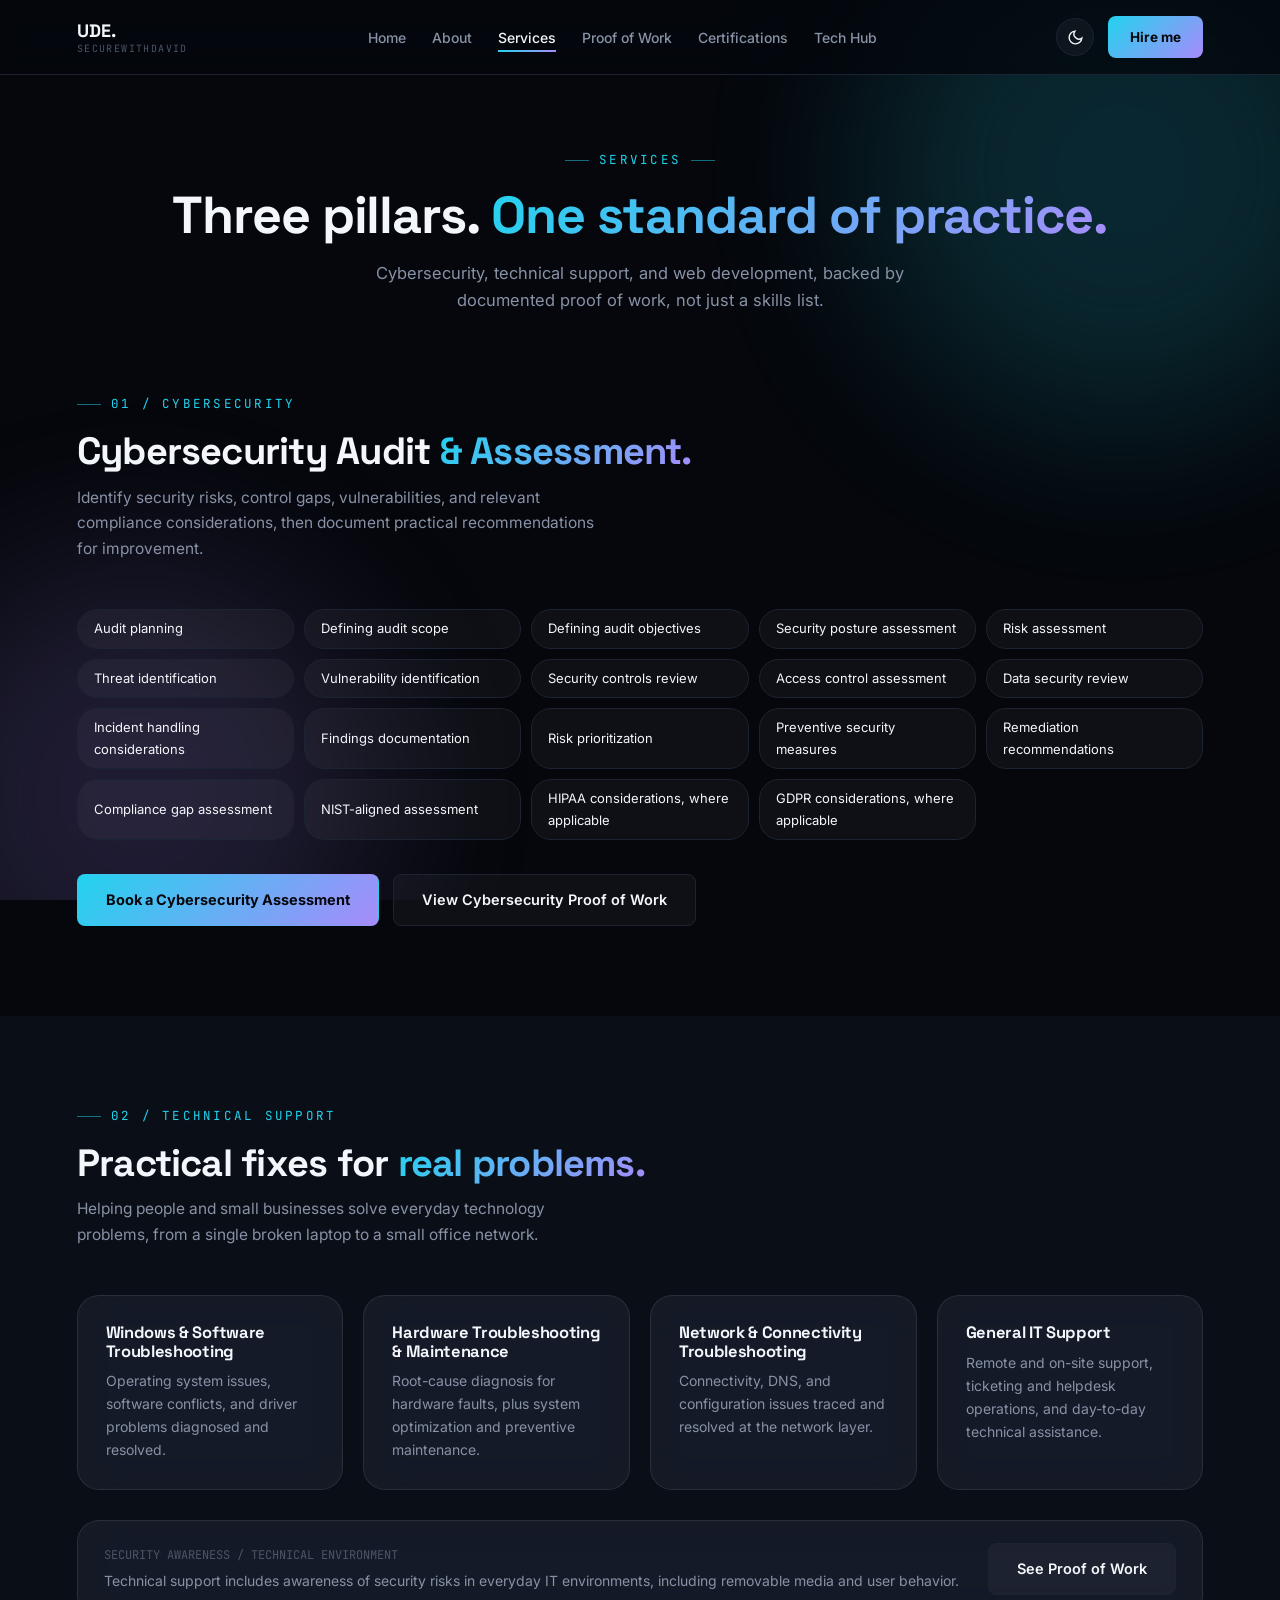
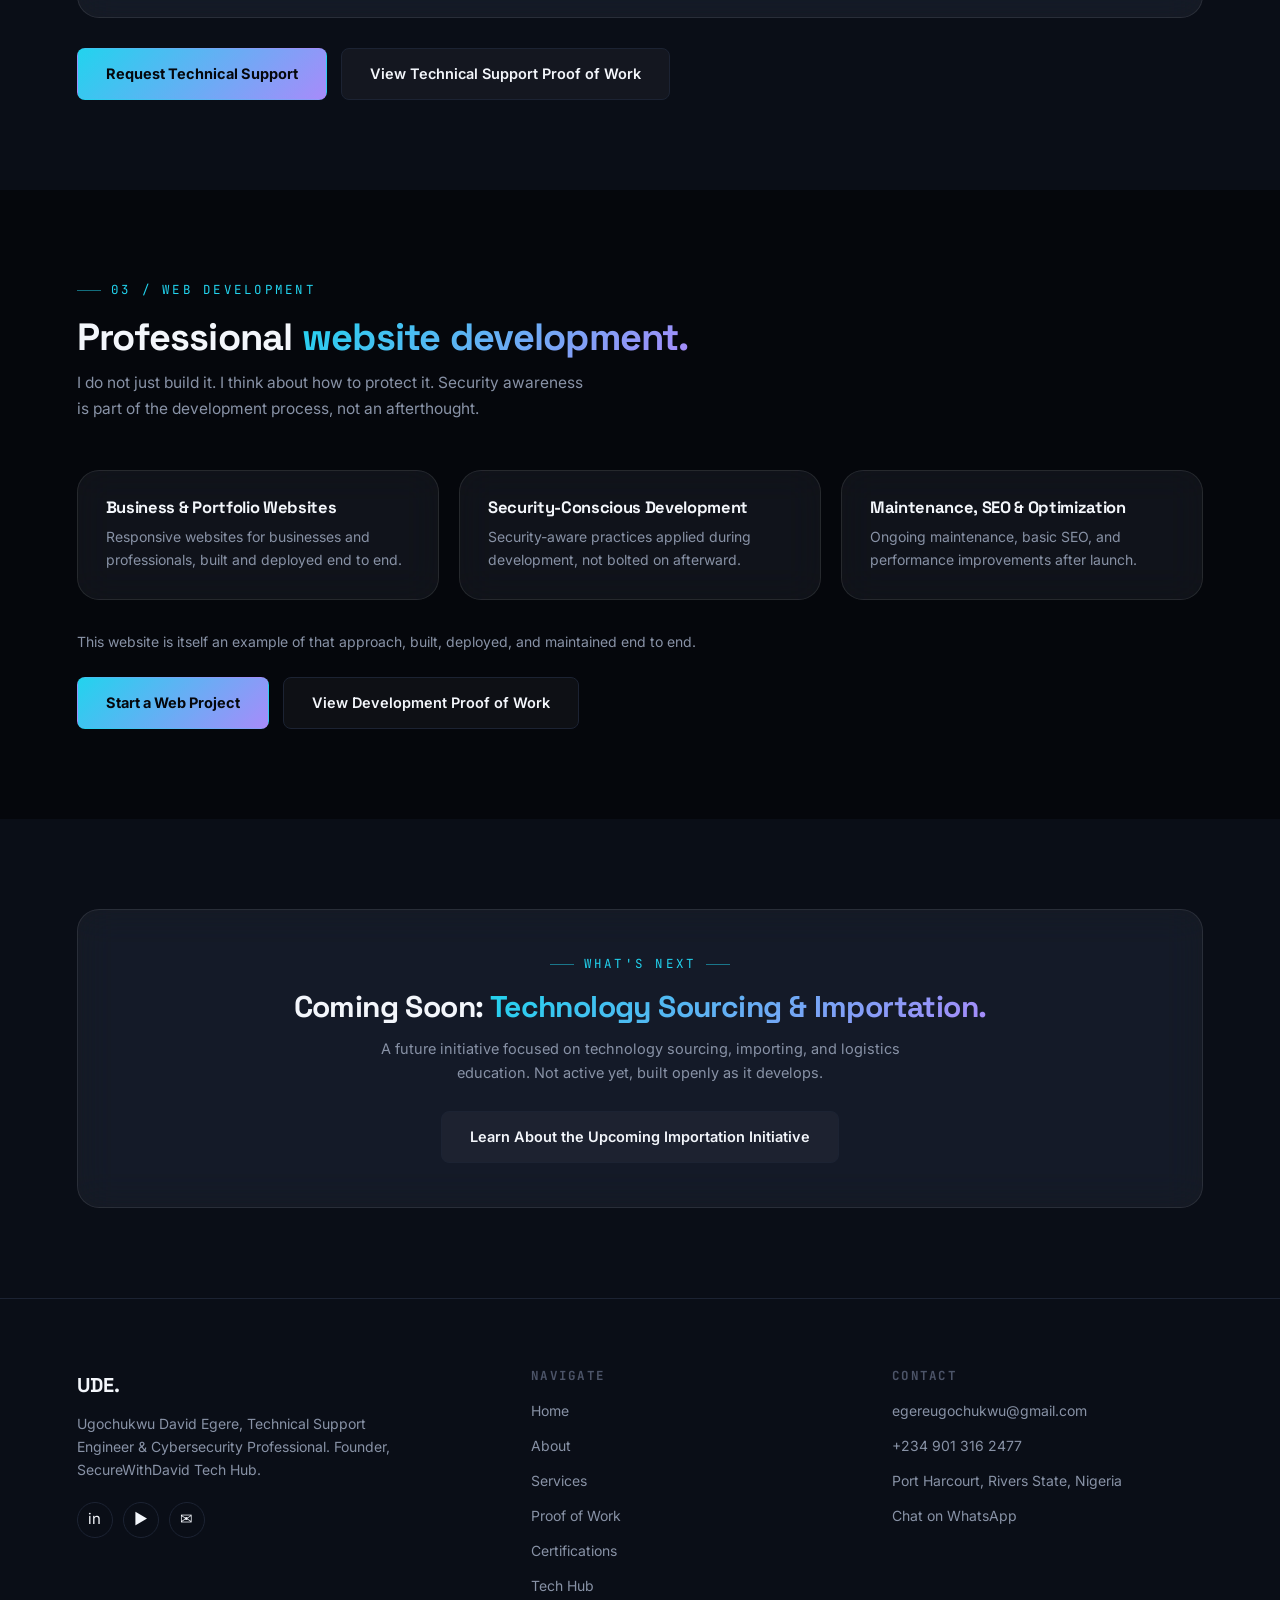
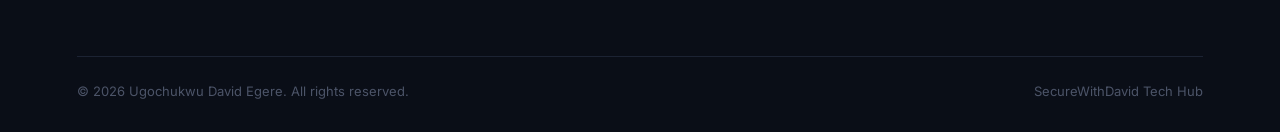
<file: services.html>
<!DOCTYPE html>
<html lang="en" data-theme="dark">
<head>
<meta charset="UTF-8">
<meta name="viewport" content="width=device-width, initial-scale=1.0">
<title>Services | Ugochukwu David Egere / SecureWithDavid Tech Hub</title>
<meta name="description" content="Cybersecurity assessments, technical support, and web development services from Ugochukwu David Egere and SecureWithDavid Tech Hub.">
<link rel="stylesheet" href="css/style.css">
</head>
<body>
<div class="ambient-glow"></div>

<!-- NAV -->
<nav class="site-nav">
  <a href="index.html" class="nav-brand">
    <span class="n1">UDE.</span>
    <span class="n2">SecureWithDavid</span>
  </a>
  <div class="nav-center">
    <ul class="nav-links">
      <li><a href="index.html">Home</a></li>
      <li><a href="about.html">About</a></li>
      <li><a href="services.html">Services</a></li>
      <li><a href="work.html">Proof of Work</a></li>
      <li><a href="certifications.html">Certifications</a></li>
      <li><a href="tech-hub.html">Tech Hub</a></li>
    </ul>
  </div>
  <div class="nav-right">
    <button class="theme-toggle" data-theme-toggle aria-label="Toggle theme">
      <svg class="icon-moon" viewBox="0 0 24 24" fill="none" stroke="currentColor" stroke-width="2"><path d="M21 12.79A9 9 0 1111.21 3 7 7 0 0021 12.79z"/></svg>
      <svg class="icon-sun" viewBox="0 0 24 24" fill="none" stroke="currentColor" stroke-width="2"><circle cx="12" cy="12" r="4"/><path d="M12 2v2M12 20v2M4.93 4.93l1.41 1.41M17.66 17.66l1.41 1.41M2 12h2M20 12h2M6.34 17.66l-1.41 1.41M19.07 4.93l-1.41 1.41"/></svg>
    </button>
    <a href="https://wa.me/2349013162477?text=Hi%20Ugochukwu%2C%20I%20found%20your%20portfolio%20and%20I%27d%20like%20to%20talk%20about%20a%20role%2Fproject." target="_blank" rel="noopener noreferrer" class="nav-cta">Hire me</a>
    <button class="nav-burger" data-burger aria-label="Menu"><span></span><span></span><span></span></button>
  </div>
</nav>
<div class="mobile-menu" data-mobile-menu>
  <a href="index.html">Home</a>
  <a href="about.html">About</a>
  <a href="services.html">Services</a>
  <a href="work.html">Proof of Work</a>
  <a href="certifications.html">Certifications</a>
  <a href="tech-hub.html">Tech Hub</a>
</div>

<!-- HEADER -->
<div class="page-header">
  <div class="eyebrow">Services</div>
  <h1>Three pillars. <span>One standard of practice.</span></h1>
  <p>Cybersecurity, technical support, and web development, backed by documented proof of work, not just a skills list.</p>
</div>

<!-- CYBERSECURITY -->
<section id="cybersecurity" style="padding-top:20px;">
  <div class="section-inner">
    <div class="section-head reveal">
      <div class="eyebrow">01 / Cybersecurity</div>
      <h2>Cybersecurity Audit <span>&amp; Assessment.</span></h2>
      <p>Identify security risks, control gaps, vulnerabilities, and relevant compliance considerations, then document practical recommendations for improvement.</p>
    </div>
    <div style="display:grid; grid-template-columns:repeat(auto-fit,minmax(190px,1fr)); gap:10px; margin-bottom:34px;">
      <span class="tag">Audit planning</span>
      <span class="tag">Defining audit scope</span>
      <span class="tag">Defining audit objectives</span>
      <span class="tag">Security posture assessment</span>
      <span class="tag">Risk assessment</span>
      <span class="tag">Threat identification</span>
      <span class="tag">Vulnerability identification</span>
      <span class="tag">Security controls review</span>
      <span class="tag">Access control assessment</span>
      <span class="tag">Data security review</span>
      <span class="tag">Incident handling considerations</span>
      <span class="tag">Findings documentation</span>
      <span class="tag">Risk prioritization</span>
      <span class="tag">Preventive security measures</span>
      <span class="tag">Remediation recommendations</span>
      <span class="tag">Compliance gap assessment</span>
      <span class="tag">NIST-aligned assessment</span>
      <span class="tag">HIPAA considerations, where applicable</span>
      <span class="tag">GDPR considerations, where applicable</span>
    </div>
    <div style="display:flex; gap:14px; flex-wrap:wrap;">
      <a href="https://wa.me/2349013162477?text=Hi%20Ugochukwu%2C%20I%27d%20like%20to%20book%20a%20Cybersecurity%20Assessment." target="_blank" rel="noopener noreferrer" class="btn btn-primary">Book a Cybersecurity Assessment</a>
      <a href="work.html#cybersecurity" class="btn btn-outline">View Cybersecurity Proof of Work</a>
    </div>
  </div>
</section>

<!-- TECHNICAL SUPPORT -->
<section id="technical-support" style="background:var(--bg-soft);">
  <div class="section-inner">
    <div class="section-head reveal">
      <div class="eyebrow">02 / Technical Support</div>
      <h2>Practical fixes for <span>real problems.</span></h2>
      <p>Helping people and small businesses solve everyday technology problems, from a single broken laptop to a small office network.</p>
    </div>
    <div style="display:grid; grid-template-columns:repeat(auto-fit,minmax(260px,1fr)); gap:20px; margin-bottom:30px;">
      <div class="glass reveal" style="padding:28px;">
        <h3 style="font-size:16.5px; margin-bottom:8px;">Windows &amp; Software Troubleshooting</h3>
        <p style="color:var(--text-dim); font-size:14px;">Operating system issues, software conflicts, and driver problems diagnosed and resolved.</p>
      </div>
      <div class="glass reveal reveal-delay-1" style="padding:28px;">
        <h3 style="font-size:16.5px; margin-bottom:8px;">Hardware Troubleshooting &amp; Maintenance</h3>
        <p style="color:var(--text-dim); font-size:14px;">Root-cause diagnosis for hardware faults, plus system optimization and preventive maintenance.</p>
      </div>
      <div class="glass reveal reveal-delay-2" style="padding:28px;">
        <h3 style="font-size:16.5px; margin-bottom:8px;">Network &amp; Connectivity Troubleshooting</h3>
        <p style="color:var(--text-dim); font-size:14px;">Connectivity, DNS, and configuration issues traced and resolved at the network layer.</p>
      </div>
      <div class="glass reveal" style="padding:28px;">
        <h3 style="font-size:16.5px; margin-bottom:8px;">General IT Support</h3>
        <p style="color:var(--text-dim); font-size:14px;">Remote and on-site support, ticketing and helpdesk operations, and day-to-day technical assistance.</p>
      </div>
    </div>
    <div class="glass reveal" style="padding:22px 26px; display:flex; align-items:center; justify-content:space-between; flex-wrap:wrap; gap:14px; margin-bottom:30px;">
      <div>
        <div style="font-size:12px; color:var(--text-faint); font-family:'JetBrains Mono',monospace; margin-bottom:4px;">SECURITY AWARENESS / TECHNICAL ENVIRONMENT</div>
        <p style="font-size:14px; color:var(--text-dim);">Technical support includes awareness of security risks in everyday IT environments, including removable media and user behavior.</p>
      </div>
      <a href="work.html#technical-support" class="btn btn-outline" style="flex-shrink:0;">See Proof of Work</a>
    </div>
    <div style="display:flex; gap:14px; flex-wrap:wrap;">
      <a href="https://wa.me/2349013162477?text=Hi%20Ugochukwu%2C%20I%27d%20like%20to%20request%20Technical%20Support." target="_blank" rel="noopener noreferrer" class="btn btn-primary">Request Technical Support</a>
      <a href="work.html#technical-support" class="btn btn-outline">View Technical Support Proof of Work</a>
    </div>
  </div>
</section>

<!-- WEB DEVELOPMENT -->
<section id="web-development">
  <div class="section-inner">
    <div class="section-head reveal">
      <div class="eyebrow">03 / Web Development</div>
      <h2>Professional <span>website development.</span></h2>
      <p>I do not just build it. I think about how to protect it. Security awareness is part of the development process, not an afterthought.</p>
    </div>
    <div style="display:grid; grid-template-columns:repeat(auto-fit,minmax(260px,1fr)); gap:20px; margin-bottom:30px;">
      <div class="glass reveal" style="padding:28px;">
        <h3 style="font-size:16.5px; margin-bottom:8px;">Business &amp; Portfolio Websites</h3>
        <p style="color:var(--text-dim); font-size:14px;">Responsive websites for businesses and professionals, built and deployed end to end.</p>
      </div>
      <div class="glass reveal reveal-delay-1" style="padding:28px;">
        <h3 style="font-size:16.5px; margin-bottom:8px;">Security-Conscious Development</h3>
        <p style="color:var(--text-dim); font-size:14px;">Security-aware practices applied during development, not bolted on afterward.</p>
      </div>
      <div class="glass reveal reveal-delay-2" style="padding:28px;">
        <h3 style="font-size:16.5px; margin-bottom:8px;">Maintenance, SEO &amp; Optimization</h3>
        <p style="color:var(--text-dim); font-size:14px;">Ongoing maintenance, basic SEO, and performance improvements after launch.</p>
      </div>
    </div>
    <p style="color:var(--text-dim); font-size:14px; margin-bottom:24px;">This website is itself an example of that approach, built, deployed, and maintained end to end.</p>
    <div style="display:flex; gap:14px; flex-wrap:wrap;">
      <a href="https://wa.me/2349013162477?text=Hi%20Ugochukwu%2C%20I%27d%20like%20to%20start%20a%20Web%20Project." target="_blank" rel="noopener noreferrer" class="btn btn-primary">Start a Web Project</a>
      <a href="work.html#web-development" class="btn btn-outline">View Development Proof of Work</a>
    </div>
  </div>
</section>

<!-- UPCOMING TEASER -->
<section style="background:var(--bg-soft);">
  <div class="section-inner glass reveal" style="padding:44px 6%; text-align:center;">
    <div class="eyebrow">What's Next</div>
    <h2 style="font-size:clamp(22px,3.4vw,30px); margin-bottom:14px;">Coming Soon: <span style="background:var(--grad); -webkit-background-clip:text; background-clip:text; color:transparent;">Technology Sourcing &amp; Importation.</span></h2>
    <p style="color:var(--text-dim); max-width:520px; margin:0 auto 26px; font-size:14.5px;">A future initiative focused on technology sourcing, importing, and logistics education. Not active yet, built openly as it develops.</p>
    <a href="tech-hub.html" class="btn btn-outline">Learn About the Upcoming Importation Initiative</a>
  </div>
</section>

<!-- FOOTER -->
<footer class="site-footer">
  <div class="footer-grid">
    <div class="footer-brand">
      <div class="n1">UDE.</div>
      <p>Ugochukwu David Egere, Technical Support Engineer &amp; Cybersecurity Professional. Founder, SecureWithDavid Tech Hub.</p>
      <div class="footer-social">
        <a href="https://www.linkedin.com/in/egere" target="_blank" rel="noopener noreferrer" aria-label="LinkedIn">in</a>
        <a href="https://www.youtube.com/@SECUREWITHDAVID" target="_blank" rel="noopener noreferrer" aria-label="YouTube">▶</a>
        <a href="mailto:egereugochukwu@gmail.com" aria-label="Email">✉</a>
      </div>
    </div>
    <div class="footer-col">
      <h4>Navigate</h4>
      <a href="index.html">Home</a>
      <a href="about.html">About</a>
      <a href="services.html">Services</a>
      <a href="work.html">Proof of Work</a>
      <a href="certifications.html">Certifications</a>
      <a href="tech-hub.html">Tech Hub</a>
    </div>
    <div class="footer-col">
      <h4>Contact</h4>
      <a href="mailto:egereugochukwu@gmail.com">egereugochukwu@gmail.com</a>
      <a href="tel:+2349013162477">+234 901 316 2477</a>
      <span class="fline">Port Harcourt, Rivers State, Nigeria</span>
      <a href="https://wa.me/2349013162477" target="_blank" rel="noopener noreferrer">Chat on WhatsApp</a>
    </div>
  </div>
  <div class="footer-bottom">
    <span>© 2026 Ugochukwu David Egere. All rights reserved.</span>
    <span>SecureWithDavid Tech Hub</span>
  </div>
</footer>

<script src="js/main.js"></script>
</body>
</html>
</file>
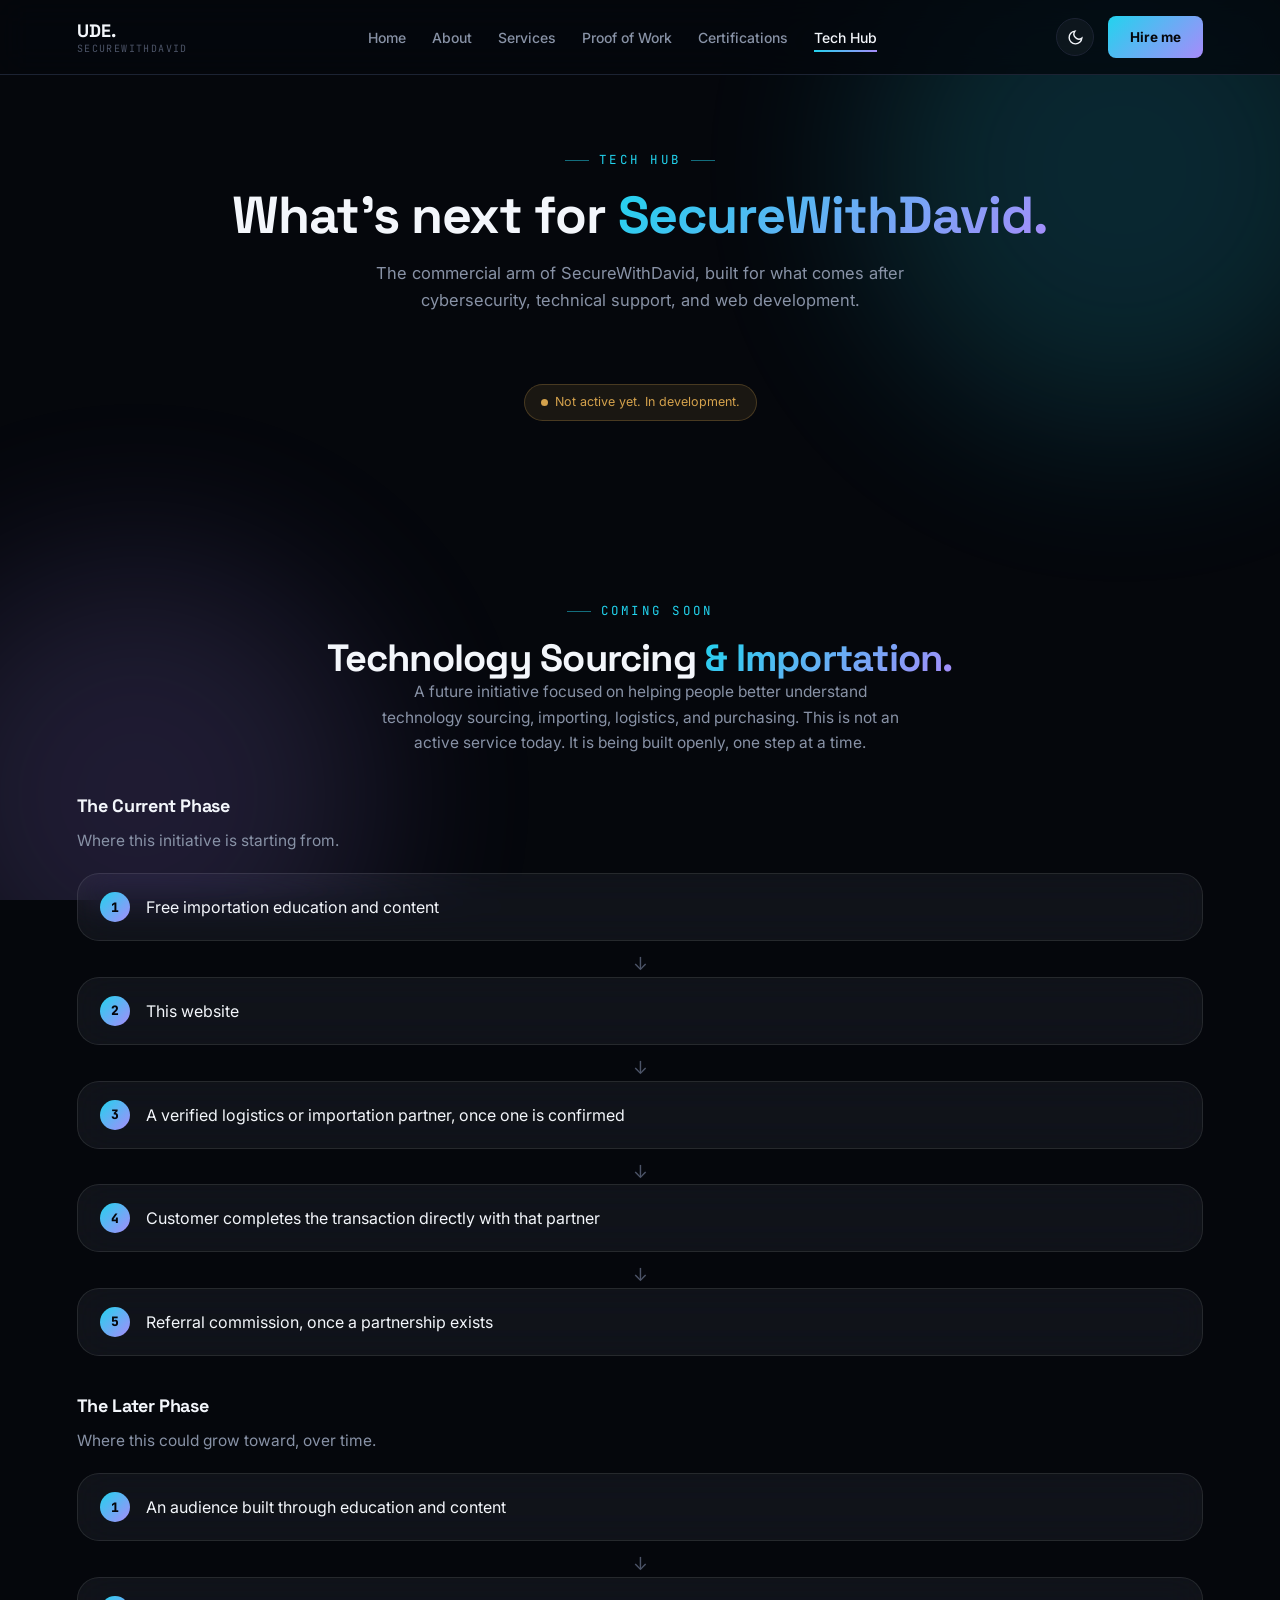
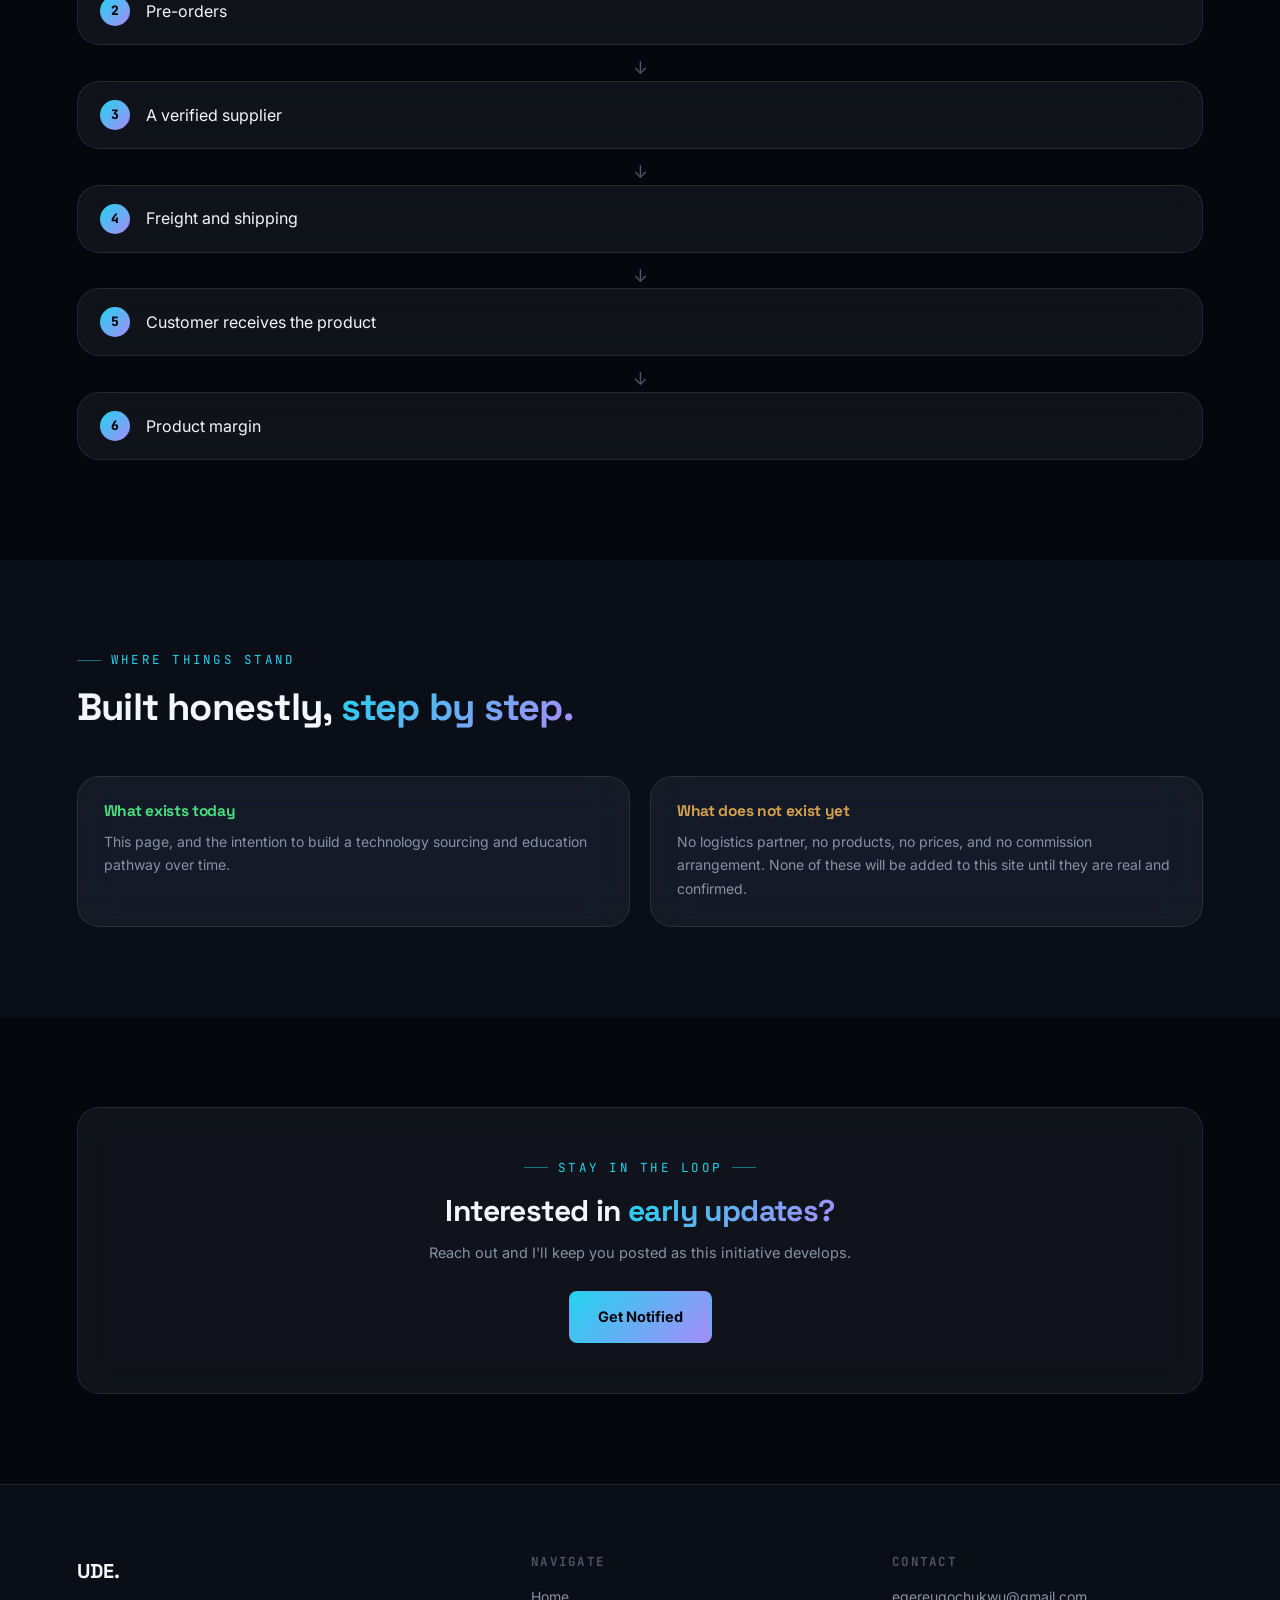
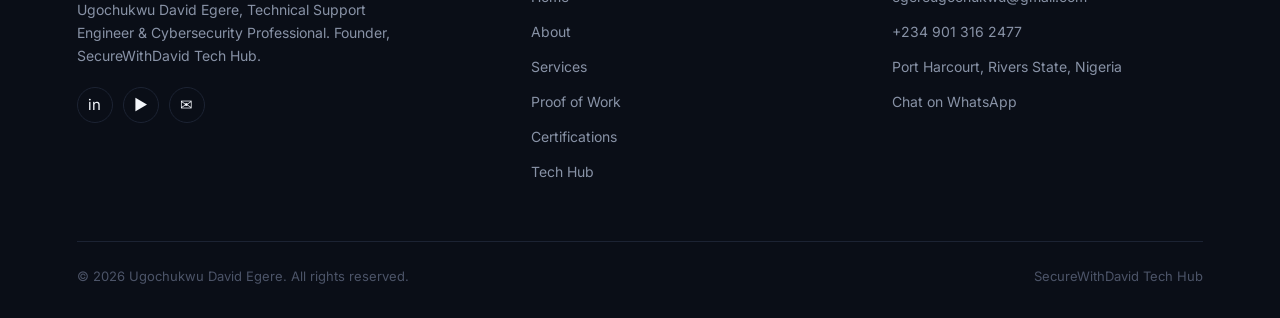
<file: tech-hub.html>
<!DOCTYPE html>
<html lang="en" data-theme="dark">
<head>
<meta charset="UTF-8">
<meta name="viewport" content="width=device-width, initial-scale=1.0">
<title>Tech Hub | Ugochukwu David Egere</title>
<meta name="description" content="What's next for SecureWithDavid Tech Hub: an upcoming technology sourcing and importation initiative, currently in development.">
<link rel="stylesheet" href="css/style.css">
<style>
  .flow-step {
    display: flex; align-items: center; gap: 16px;
    padding: 18px 22px; margin-bottom: 10px;
  }
  .flow-step .num {
    width: 30px; height: 30px; border-radius: 50%; flex-shrink: 0;
    background: var(--grad); color: #05070c; font-weight: 800; font-size: 13px;
    display: flex; align-items: center; justify-content: center;
    font-family: 'JetBrains Mono', monospace;
  }
  .flow-arrow { text-align: center; color: var(--text-faint); font-size: 18px; margin: -2px 0; }
  .not-active-badge {
    display: inline-flex; align-items: center; gap: 7px;
    font-size: 12.5px; color: #d4a24c; background: rgba(212,162,76,0.1);
    border: 1px solid rgba(212,162,76,0.25); padding: 7px 16px; border-radius: 20px;
  }
  .not-active-badge .dot { width: 7px; height: 7px; border-radius: 50%; background: #d4a24c; }
</style>
</head>
<body>
<div class="ambient-glow"></div>

<!-- NAV -->
<nav class="site-nav">
  <a href="index.html" class="nav-brand">
    <span class="n1">UDE.</span>
    <span class="n2">SecureWithDavid</span>
  </a>
  <div class="nav-center">
    <ul class="nav-links">
      <li><a href="index.html">Home</a></li>
      <li><a href="about.html">About</a></li>
      <li><a href="services.html">Services</a></li>
      <li><a href="work.html">Proof of Work</a></li>
      <li><a href="certifications.html">Certifications</a></li>
      <li><a href="tech-hub.html">Tech Hub</a></li>
    </ul>
  </div>
  <div class="nav-right">
    <button class="theme-toggle" data-theme-toggle aria-label="Toggle theme">
      <svg class="icon-moon" viewBox="0 0 24 24" fill="none" stroke="currentColor" stroke-width="2"><path d="M21 12.79A9 9 0 1111.21 3 7 7 0 0021 12.79z"/></svg>
      <svg class="icon-sun" viewBox="0 0 24 24" fill="none" stroke="currentColor" stroke-width="2"><circle cx="12" cy="12" r="4"/><path d="M12 2v2M12 20v2M4.93 4.93l1.41 1.41M17.66 17.66l1.41 1.41M2 12h2M20 12h2M6.34 17.66l-1.41 1.41M19.07 4.93l-1.41 1.41"/></svg>
    </button>
    <a href="https://wa.me/2349013162477?text=Hi%20Ugochukwu%2C%20I%20found%20your%20portfolio%20and%20I%27d%20like%20to%20talk%20about%20a%20role%2Fproject." target="_blank" rel="noopener noreferrer" class="nav-cta">Hire me</a>
    <button class="nav-burger" data-burger aria-label="Menu"><span></span><span></span><span></span></button>
  </div>
</nav>
<div class="mobile-menu" data-mobile-menu>
  <a href="index.html">Home</a>
  <a href="about.html">About</a>
  <a href="services.html">Services</a>
  <a href="work.html">Proof of Work</a>
  <a href="certifications.html">Certifications</a>
  <a href="tech-hub.html">Tech Hub</a>
</div>

<!-- HEADER -->
<div class="page-header">
  <div class="eyebrow">Tech Hub</div>
  <h1>What's next for <span>SecureWithDavid.</span></h1>
  <p>The commercial arm of SecureWithDavid, built for what comes after cybersecurity, technical support, and web development.</p>
</div>

<!-- STATUS -->
<section style="padding-top:10px; text-align:center;">
  <div class="section-inner">
    <span class="not-active-badge"><span class="dot"></span>Not active yet. In development.</span>
  </div>
</section>

<!-- COMING SOON -->
<section>
  <div class="section-inner">
    <div class="section-head reveal" style="margin:0 auto 40px; text-align:center; max-width:640px;">
      <div class="eyebrow" style="justify-content:center;">Coming Soon</div>
      <h2>Technology Sourcing <span>&amp; Importation.</span></h2>
      <p style="margin:0 auto;">A future initiative focused on helping people better understand technology sourcing, importing, logistics, and purchasing. This is not an active service today. It is being built openly, one step at a time.</p>
    </div>

    <div class="section-head reveal" style="margin-bottom:20px;">
      <h3 style="font-size:18px;">The Current Phase</h3>
      <p>Where this initiative is starting from.</p>
    </div>
    <div class="glass reveal flow-step"><span class="num">1</span><span>Free importation education and content</span></div>
    <div class="flow-arrow">↓</div>
    <div class="glass reveal flow-step"><span class="num">2</span><span>This website</span></div>
    <div class="flow-arrow">↓</div>
    <div class="glass reveal flow-step"><span class="num">3</span><span>A verified logistics or importation partner, once one is confirmed</span></div>
    <div class="flow-arrow">↓</div>
    <div class="glass reveal flow-step"><span class="num">4</span><span>Customer completes the transaction directly with that partner</span></div>
    <div class="flow-arrow">↓</div>
    <div class="glass reveal flow-step"><span class="num">5</span><span>Referral commission, once a partnership exists</span></div>

    <div class="section-head reveal" style="margin:40px 0 20px;">
      <h3 style="font-size:18px;">The Later Phase</h3>
      <p>Where this could grow toward, over time.</p>
    </div>
    <div class="glass reveal flow-step"><span class="num">1</span><span>An audience built through education and content</span></div>
    <div class="flow-arrow">↓</div>
    <div class="glass reveal flow-step"><span class="num">2</span><span>Pre-orders</span></div>
    <div class="flow-arrow">↓</div>
    <div class="glass reveal flow-step"><span class="num">3</span><span>A verified supplier</span></div>
    <div class="flow-arrow">↓</div>
    <div class="glass reveal flow-step"><span class="num">4</span><span>Freight and shipping</span></div>
    <div class="flow-arrow">↓</div>
    <div class="glass reveal flow-step"><span class="num">5</span><span>Customer receives the product</span></div>
    <div class="flow-arrow">↓</div>
    <div class="glass reveal flow-step"><span class="num">6</span><span>Product margin</span></div>
  </div>
</section>

<!-- WHAT'S CONFIRMED VS NOT -->
<section style="background:var(--bg-soft);">
  <div class="section-inner">
    <div class="section-head reveal">
      <div class="eyebrow">Where Things Stand</div>
      <h2>Built honestly, <span>step by step.</span></h2>
    </div>
    <div style="display:grid; grid-template-columns:repeat(auto-fit,minmax(260px,1fr)); gap:20px;">
      <div class="glass reveal" style="padding:26px;">
        <h3 style="font-size:15.5px; margin-bottom:10px; color:#4ade80;">What exists today</h3>
        <p style="color:var(--text-dim); font-size:14px;">This page, and the intention to build a technology sourcing and education pathway over time.</p>
      </div>
      <div class="glass reveal reveal-delay-1" style="padding:26px;">
        <h3 style="font-size:15.5px; margin-bottom:10px; color:#d4a24c;">What does not exist yet</h3>
        <p style="color:var(--text-dim); font-size:14px;">No logistics partner, no products, no prices, and no commission arrangement. None of these will be added to this site until they are real and confirmed.</p>
      </div>
    </div>
  </div>
</section>

<!-- CTA -->
<section>
  <div class="section-inner glass reveal" style="padding:50px 6%; text-align:center;">
    <div class="eyebrow">Stay in the Loop</div>
    <h2 style="font-size:clamp(22px,3.4vw,30px); margin-bottom:14px;">Interested in <span style="background:var(--grad); -webkit-background-clip:text; background-clip:text; color:transparent;">early updates?</span></h2>
    <p style="color:var(--text-dim); max-width:480px; margin:0 auto 26px; font-size:14.5px;">Reach out and I'll keep you posted as this initiative develops.</p>
    <a href="https://wa.me/2349013162477?text=Hi%20Ugochukwu%2C%20I%27d%20like%20updates%20on%20the%20Tech%20Hub%20importation%20initiative." target="_blank" rel="noopener noreferrer" class="btn btn-primary">Get Notified</a>
  </div>
</section>

<!-- FOOTER -->
<footer class="site-footer">
  <div class="footer-grid">
    <div class="footer-brand">
      <div class="n1">UDE.</div>
      <p>Ugochukwu David Egere, Technical Support Engineer &amp; Cybersecurity Professional. Founder, SecureWithDavid Tech Hub.</p>
      <div class="footer-social">
        <a href="https://www.linkedin.com/in/egere" target="_blank" rel="noopener noreferrer" aria-label="LinkedIn">in</a>
        <a href="https://www.youtube.com/@SECUREWITHDAVID" target="_blank" rel="noopener noreferrer" aria-label="YouTube">▶</a>
        <a href="mailto:egereugochukwu@gmail.com" aria-label="Email">✉</a>
      </div>
    </div>
    <div class="footer-col">
      <h4>Navigate</h4>
      <a href="index.html">Home</a>
      <a href="about.html">About</a>
      <a href="services.html">Services</a>
      <a href="work.html">Proof of Work</a>
      <a href="certifications.html">Certifications</a>
      <a href="tech-hub.html">Tech Hub</a>
    </div>
    <div class="footer-col">
      <h4>Contact</h4>
      <a href="mailto:egereugochukwu@gmail.com">egereugochukwu@gmail.com</a>
      <a href="tel:+2349013162477">+234 901 316 2477</a>
      <span class="fline">Port Harcourt, Rivers State, Nigeria</span>
      <a href="https://wa.me/2349013162477" target="_blank" rel="noopener noreferrer">Chat on WhatsApp</a>
    </div>
  </div>
  <div class="footer-bottom">
    <span>© 2026 Ugochukwu David Egere. All rights reserved.</span>
    <span>SecureWithDavid Tech Hub</span>
  </div>
</footer>

<script src="js/main.js"></script>
</body>
</html>
</file>
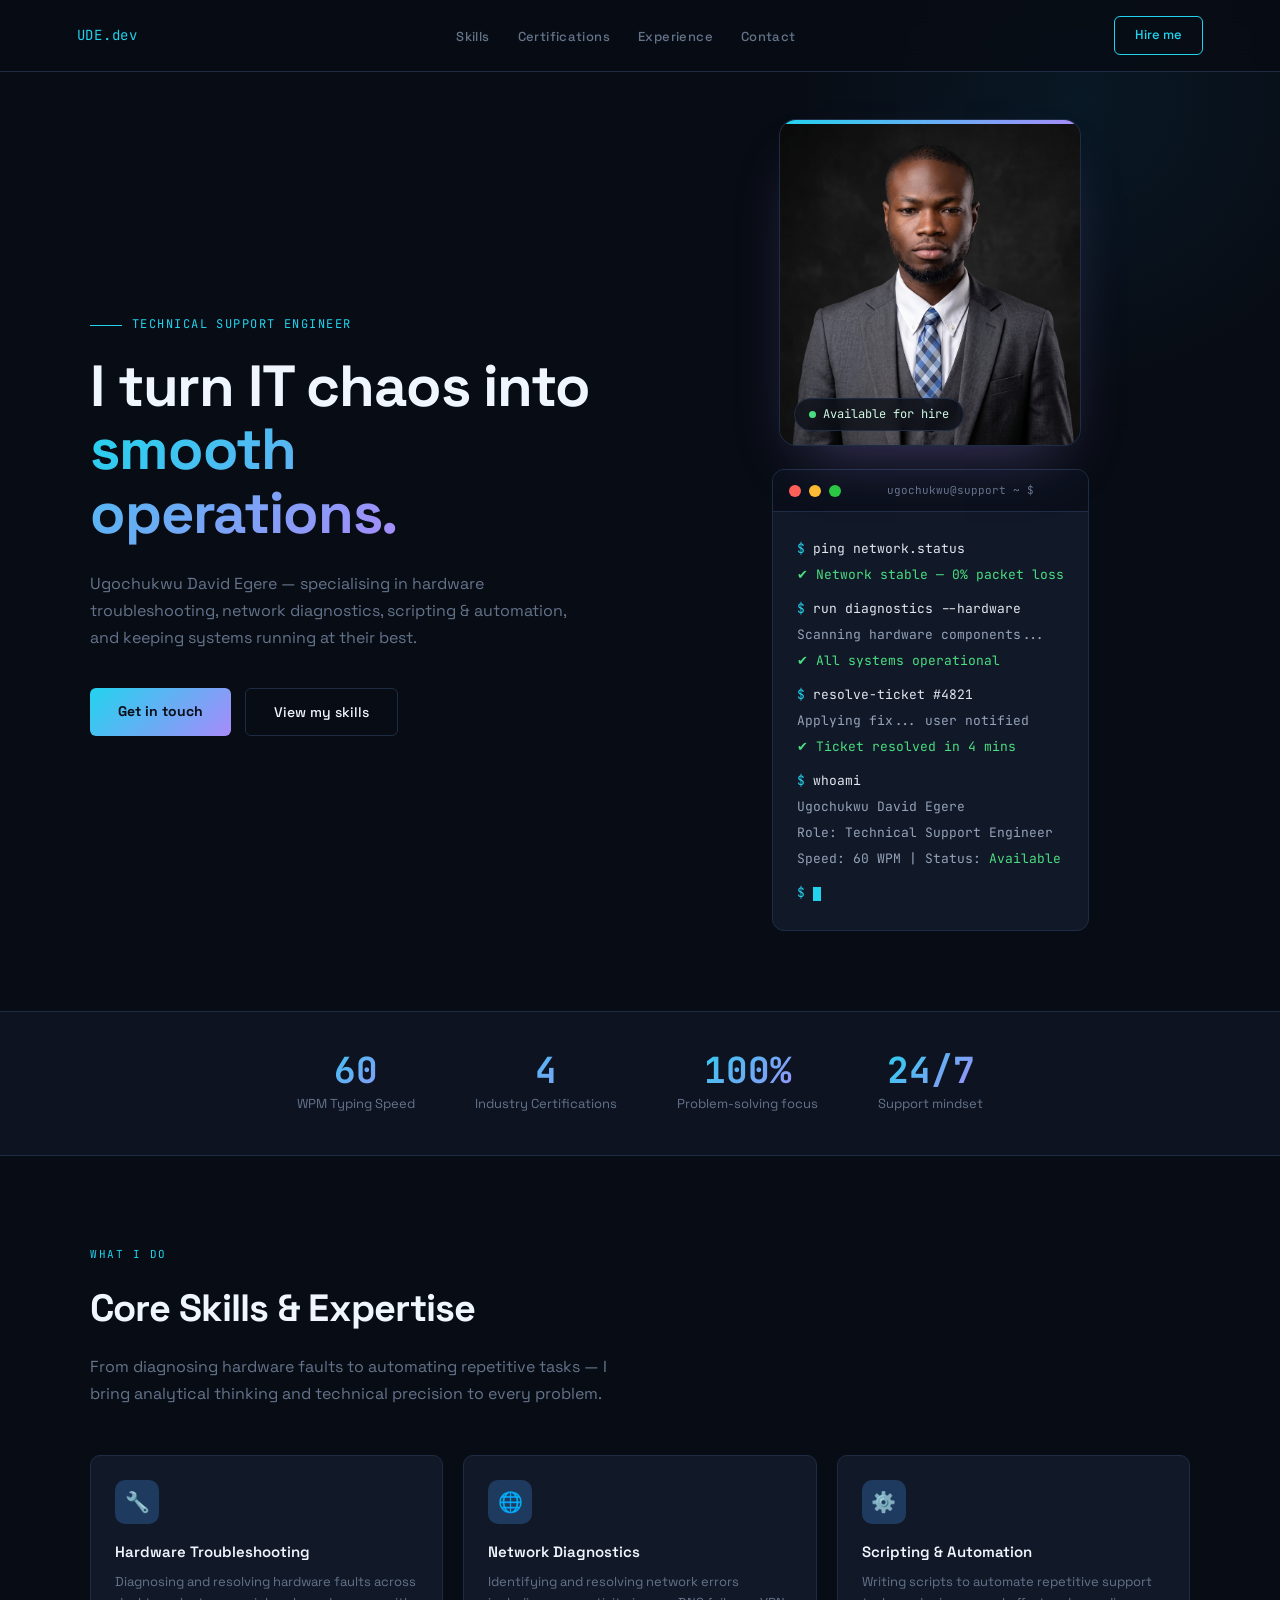
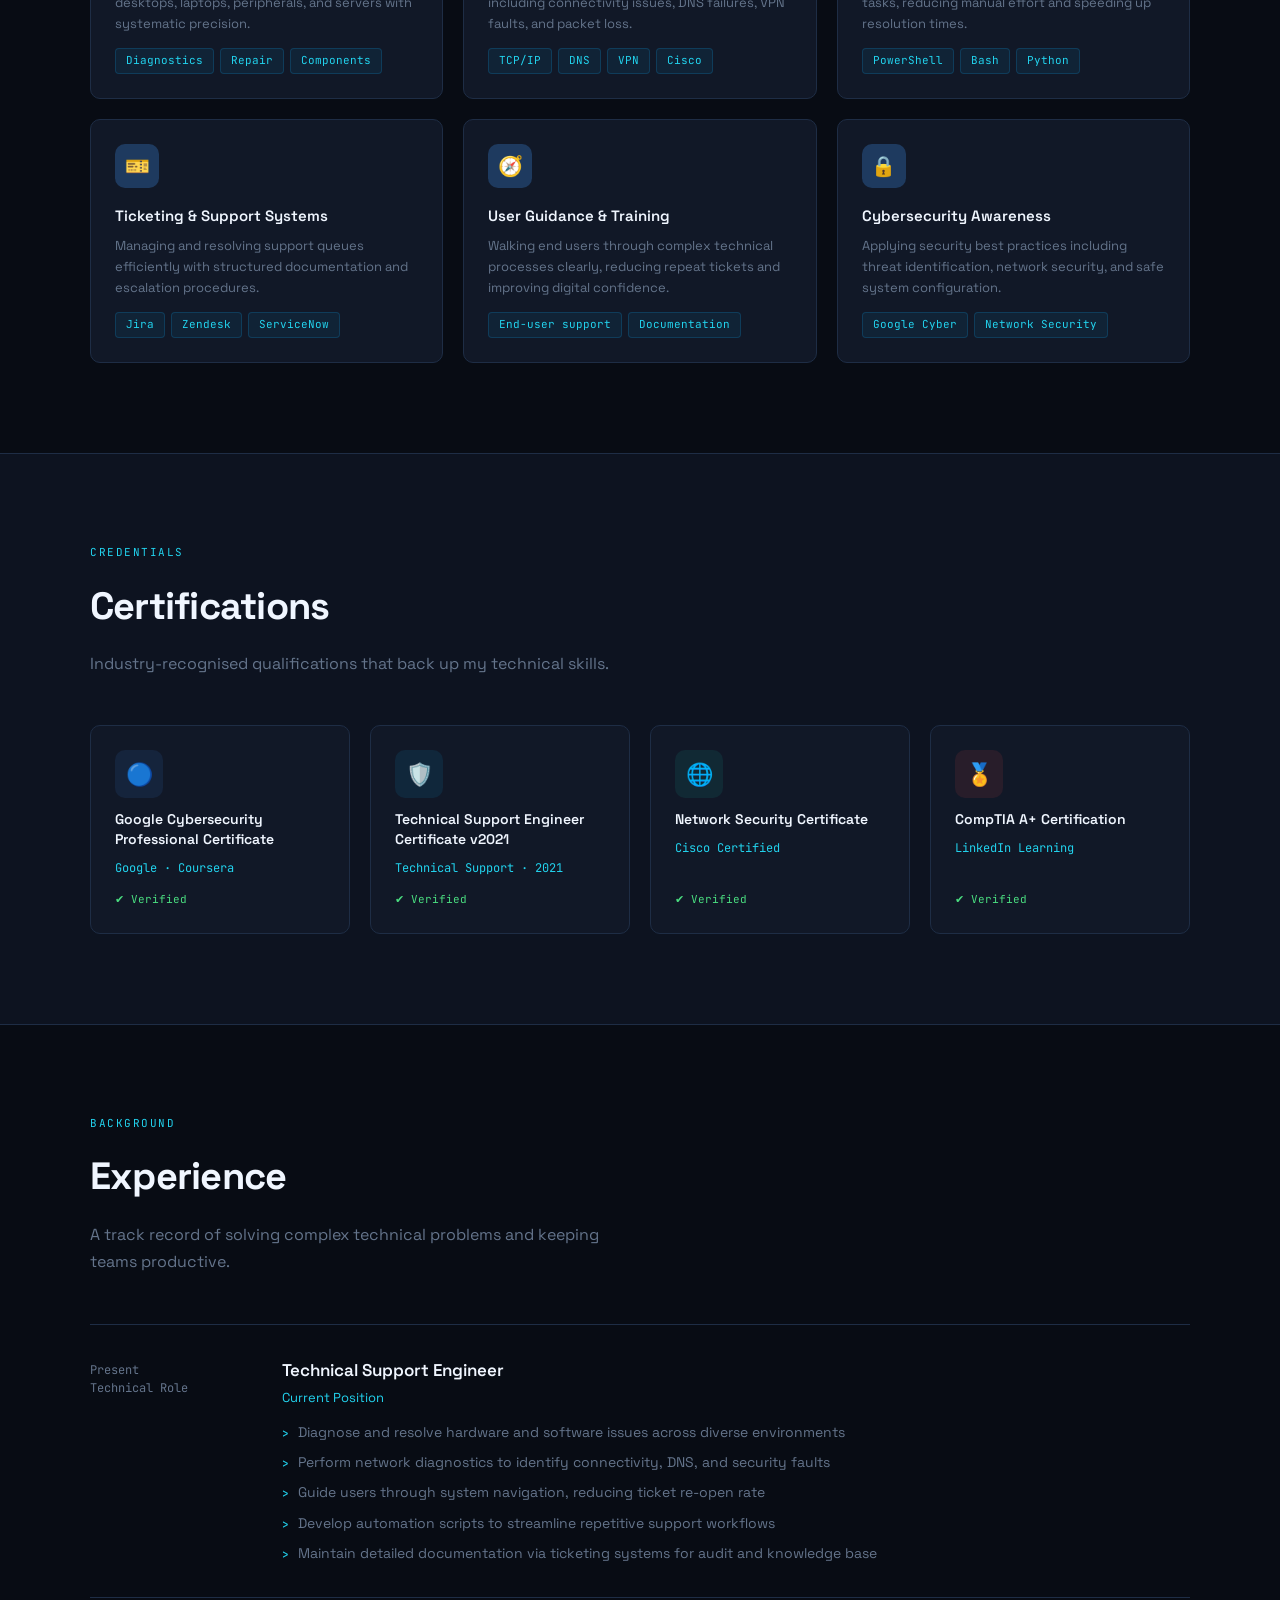
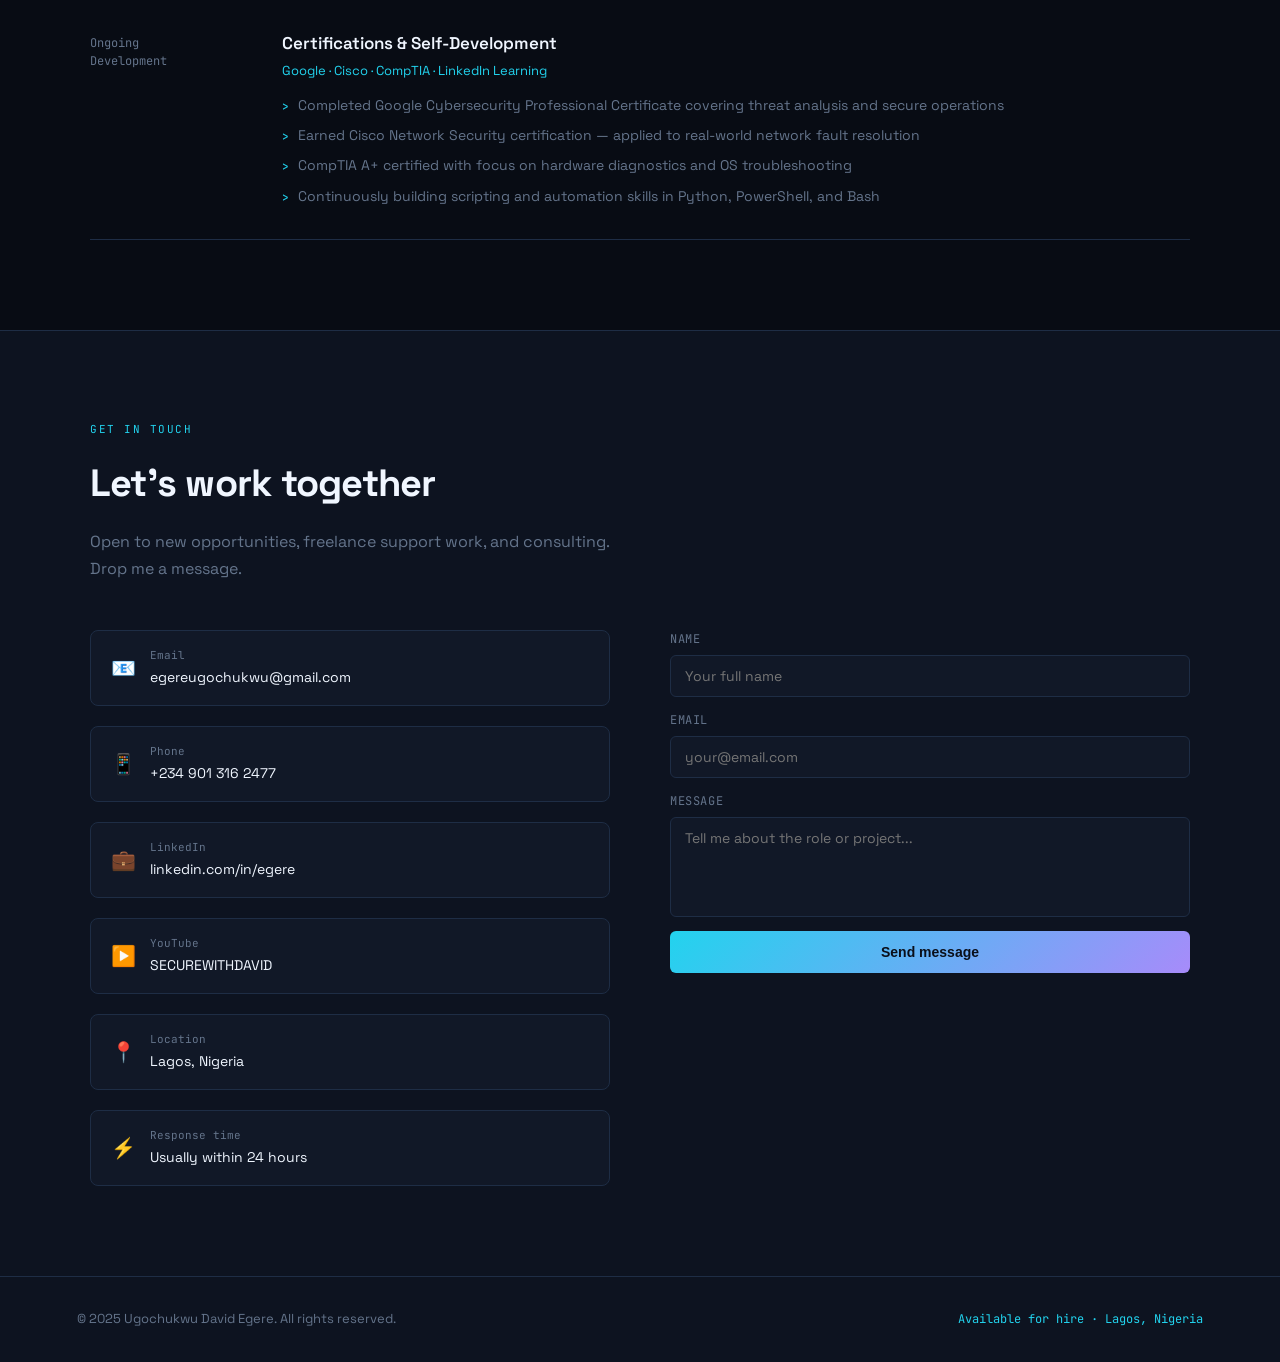
<file: ugochukwu-portfolio (1).html>
<!DOCTYPE html>
<html lang="en">
<head>
<meta charset="UTF-8">
<meta name="viewport" content="width=device-width, initial-scale=1.0">
<title>Ugochukwu David Egere — Technical Support Engineer</title>
<link href="https://fonts.googleapis.com/css2?family=Space+Grotesk:wght@300;400;500;600;700&family=JetBrains+Mono:wght@400;500&display=swap" rel="stylesheet">
<style>
  :root {
    --bg: #080c14;
    --surface: #0d1320;
    --card: #111827;
    --border: #1e2d45;
    --accent: #22d3ee;
    --accent2: #a78bfa;
    --grad: linear-gradient(135deg, var(--accent) 0%, var(--accent2) 100%);
    --text: #f0f6ff;
    --muted: #64748b;
    --subtle: #1e3a5f;
  }
  *, *::before, *::after { box-sizing: border-box; margin: 0; padding: 0; }
  html { scroll-behavior: smooth; }
  body {
    font-family: 'Space Grotesk', sans-serif;
    background: var(--bg);
    color: var(--text);
    line-height: 1.6;
    overflow-x: hidden;
  }

  /* NAV */
  nav {
    position: fixed; top: 0; left: 0; right: 0; z-index: 100;
    display: flex; align-items: center; justify-content: space-between;
    padding: 16px 6%;
    background: rgba(8,12,20,0.85);
    backdrop-filter: blur(12px);
    border-bottom: 1px solid var(--border);
  }
  .nav-logo {
    font-family: 'JetBrains Mono', monospace;
    font-size: 14px; color: var(--accent); letter-spacing: 0.05em;
  }
  .nav-links { display: flex; gap: 28px; list-style: none; }
  .nav-links a {
    color: var(--muted); text-decoration: none; font-size: 13px;
    font-weight: 500; letter-spacing: 0.03em;
    transition: color 0.2s;
  }
  .nav-links a:hover { color: var(--text); }
  .nav-cta {
    padding: 8px 20px; border-radius: 6px;
    border: 1px solid var(--accent); color: var(--accent);
    text-decoration: none; font-size: 13px; font-weight: 500;
    transition: all 0.2s;
  }
  .nav-cta:hover { background: var(--grad); border-color: transparent; color: #0a0f1a; }

  /* HERO */
  .hero {
    min-height: 100vh;
    display: flex; align-items: center;
    padding: 120px 6% 80px;
    position: relative;
    overflow: hidden;
  }
  .hero::before {
    content: '';
    position: absolute; top: -200px; right: -100px;
    width: 600px; height: 600px;
    background: radial-gradient(circle, rgba(14,165,233,0.08) 0%, transparent 70%);
    pointer-events: none;
  }
  .hero-grid {
    display: grid; grid-template-columns: 1fr 1fr;
    gap: 60px; align-items: center; max-width: 1100px; margin: 0 auto; width: 100%;
  }
  .hero-tag {
    font-family: 'JetBrains Mono', monospace;
    font-size: 12px; color: var(--accent);
    letter-spacing: 0.12em; text-transform: uppercase;
    margin-bottom: 20px;
    display: flex; align-items: center; gap: 10px;
  }
  .hero-tag::before {
    content: ''; display: block;
    width: 32px; height: 1px; background: var(--accent);
  }
  .hero h1 {
    font-size: clamp(36px, 5vw, 58px);
    font-weight: 700; line-height: 1.1;
    letter-spacing: -0.02em;
    margin-bottom: 24px;
  }
  .hero h1 span {
    background: var(--grad);
    -webkit-background-clip: text;
    background-clip: text;
    color: transparent;
  }
  .hero-sub {
    font-size: 16px; color: var(--muted);
    max-width: 480px; margin-bottom: 36px; line-height: 1.7;
  }
  .hero-btns { display: flex; gap: 14px; flex-wrap: wrap; }
  .btn-primary {
    padding: 12px 28px; border-radius: 6px;
    background: var(--grad); color: #0a0f1a;
    text-decoration: none; font-size: 14px; font-weight: 700;
    transition: all 0.2s; border: none; cursor: pointer;
  }
  .btn-primary:hover { filter: brightness(1.1); transform: translateY(-1px); }
  .btn-outline {
    padding: 12px 28px; border-radius: 6px;
    border: 1px solid var(--border); color: var(--text);
    text-decoration: none; font-size: 14px; font-weight: 500;
    transition: all 0.2s;
  }
  .btn-outline:hover { border-color: var(--accent); color: var(--accent); }

  /* Hero photo card */
  .hero-photo-wrap { display: flex; flex-direction: column; align-items: center; gap: 24px; }
  .hero-photo {
    position: relative;
    border-radius: 16px;
    overflow: hidden;
    background: var(--card);
    box-shadow: 0 0 0 1px var(--border), 0 30px 60px -25px rgba(167,139,250,0.35);
    aspect-ratio: 835 / 904;
    width: 62%;
    min-width: 220px;
    max-width: 300px;
  }
  .hero-photo::before {
    content: ''; position: absolute; top: 0; left: 0; right: 0; height: 4px;
    background: var(--grad); z-index: 2;
  }
  .hero-photo img { width: 100%; height: 100%; object-fit: cover; display: block; }
  .hero-photo-badge {
    position: absolute; bottom: 14px; left: 14px; z-index: 2;
    display: flex; align-items: center; gap: 7px;
    background: rgba(8,12,20,0.75); backdrop-filter: blur(8px);
    border: 1px solid var(--border); border-radius: 20px;
    padding: 6px 14px; font-size: 12px; color: #d1fae5;
    font-family: 'JetBrains Mono', monospace;
  }
  .hero-photo-badge .pulse-dot {
    width: 7px; height: 7px; border-radius: 50%; background: #4ade80;
    box-shadow: 0 0 0 0 rgba(74,222,128,0.6);
    animation: pulse 1.8s infinite;
  }
  @keyframes pulse {
    0% { box-shadow: 0 0 0 0 rgba(74,222,128,0.55); }
    70% { box-shadow: 0 0 0 7px rgba(74,222,128,0); }
    100% { box-shadow: 0 0 0 0 rgba(74,222,128,0); }
  }

  /* Terminal card */
  .terminal {
    background: var(--card);
    border: 1px solid var(--border);
    border-radius: 12px; overflow: hidden;
  }
  .terminal-bar {
    padding: 12px 16px;
    background: #0a0f1a;
    display: flex; align-items: center; gap: 8px;
    border-bottom: 1px solid var(--border);
  }
  .dot { width: 12px; height: 12px; border-radius: 50%; }
  .dot-red { background: #ff5f57; }
  .dot-yellow { background: #febc2e; }
  .dot-green { background: #28c840; }
  .terminal-title {
    margin-left: auto; margin-right: auto;
    font-family: 'JetBrains Mono', monospace;
    font-size: 11px; color: var(--muted);
  }
  .terminal-body { padding: 24px; font-family: 'JetBrains Mono', monospace; font-size: 13px; line-height: 2; }
  .t-prompt { color: var(--accent); }
  .t-cmd { color: #e2e8f0; }
  .t-output { color: #94a3b8; }
  .t-success { color: #4ade80; }
  .t-cursor {
    display: inline-block; width: 8px; height: 14px;
    background: var(--accent); vertical-align: middle;
    animation: blink 1s step-end infinite;
  }
  @keyframes blink { 50% { opacity: 0; } }

  /* STATS */
  .stats-bar {
    padding: 40px 6%;
    border-top: 1px solid var(--border);
    border-bottom: 1px solid var(--border);
    background: var(--surface);
  }
  .stats-inner {
    display: flex; justify-content: center;
    gap: 60px; flex-wrap: wrap; max-width: 1100px; margin: 0 auto;
  }
  .stat { text-align: center; }
  .stat-num {
    font-size: 36px; font-weight: 700;
    background: var(--grad); -webkit-background-clip: text; background-clip: text; color: transparent;
    font-family: 'JetBrains Mono', monospace; line-height: 1;
  }
  .stat-label { font-size: 13px; color: var(--muted); margin-top: 6px; }

  /* SECTIONS */
  section { padding: 90px 6%; }
  .section-inner { max-width: 1100px; margin: 0 auto; }
  .section-eyebrow {
    font-family: 'JetBrains Mono', monospace;
    font-size: 11px; color: var(--accent);
    letter-spacing: 0.14em; text-transform: uppercase;
    margin-bottom: 14px;
  }
  .section-title {
    font-size: clamp(26px, 3.5vw, 38px);
    font-weight: 700; letter-spacing: -0.02em;
    margin-bottom: 14px;
  }
  .section-sub { font-size: 16px; color: var(--muted); max-width: 540px; line-height: 1.7; }

  /* SKILLS */
  .skills-grid {
    display: grid; grid-template-columns: repeat(auto-fit, minmax(280px, 1fr));
    gap: 20px; margin-top: 48px;
  }
  .skill-card {
    background: var(--card); border: 1px solid var(--border);
    border-radius: 10px; padding: 24px;
    transition: border-color 0.2s, transform 0.2s;
  }
  .skill-card:hover { border-color: var(--accent); transform: translateY(-2px); }
  .skill-icon {
    width: 44px; height: 44px; border-radius: 10px;
    background: var(--subtle); display: flex; align-items: center;
    justify-content: center; font-size: 20px; margin-bottom: 16px;
  }
  .skill-card h3 { font-size: 15px; font-weight: 600; margin-bottom: 8px; }
  .skill-card p { font-size: 13px; color: var(--muted); line-height: 1.6; }
  .skill-tags { display: flex; flex-wrap: wrap; gap: 6px; margin-top: 14px; }
  .tag {
    font-family: 'JetBrains Mono', monospace;
    font-size: 11px; padding: 3px 10px; border-radius: 4px;
    background: rgba(14,165,233,0.08); color: var(--accent);
    border: 1px solid rgba(14,165,233,0.2);
  }

  /* CERTS */
  .certs-grid {
    display: grid; grid-template-columns: repeat(auto-fit, minmax(240px, 1fr));
    gap: 20px; margin-top: 48px;
  }
  .cert-card {
    background: var(--card); border: 1px solid var(--border);
    border-radius: 10px; padding: 24px;
    display: flex; flex-direction: column; gap: 12px;
    transition: border-color 0.2s;
  }
  .cert-card:hover { border-color: var(--accent); }
  .cert-badge {
    width: 48px; height: 48px; border-radius: 10px;
    display: flex; align-items: center; justify-content: center;
    font-size: 22px; flex-shrink: 0;
  }
  .cert-body h3 { font-size: 14px; font-weight: 600; line-height: 1.4; margin-bottom: 4px; }
  .cert-body span { font-size: 12px; color: var(--accent); font-family: 'JetBrains Mono', monospace; }
  .cert-verified {
    margin-top: auto; display: flex; align-items: center; gap: 6px;
    font-size: 11px; color: #4ade80;
    font-family: 'JetBrains Mono', monospace;
  }

  /* EXPERIENCE */
  .timeline { margin-top: 48px; display: flex; flex-direction: column; gap: 0; }
  .timeline-item {
    display: grid; grid-template-columns: 160px 1fr;
    gap: 32px; padding: 32px 0;
    border-top: 1px solid var(--border);
    position: relative;
  }
  .timeline-item:last-child { border-bottom: 1px solid var(--border); }
  .timeline-date {
    font-family: 'JetBrains Mono', monospace;
    font-size: 12px; color: var(--muted); padding-top: 4px;
    line-height: 1.5;
  }
  .timeline-content h3 { font-size: 17px; font-weight: 600; margin-bottom: 4px; }
  .timeline-content .company { font-size: 13px; color: var(--accent); margin-bottom: 12px; }
  .timeline-content ul { list-style: none; display: flex; flex-direction: column; gap: 8px; }
  .timeline-content li {
    font-size: 14px; color: var(--muted); padding-left: 16px; position: relative; line-height: 1.6;
  }
  .timeline-content li::before {
    content: '›'; position: absolute; left: 0; color: var(--accent);
  }

  /* CONTACT */
  .contact-wrap {
    display: grid; grid-template-columns: 1fr 1fr;
    gap: 60px; align-items: start; margin-top: 48px;
  }
  .contact-info { display: flex; flex-direction: column; gap: 20px; }
  .contact-item {
    display: flex; align-items: center; gap: 14px;
    padding: 16px 20px; background: var(--card);
    border: 1px solid var(--border); border-radius: 8px;
    text-decoration: none; color: var(--text);
    font-size: 14px; transition: border-color 0.2s;
  }
  .contact-item:hover { border-color: var(--accent); }
  .contact-item-icon { font-size: 20px; flex-shrink: 0; }
  .contact-item-label { font-size: 11px; color: var(--muted); margin-bottom: 2px; font-family: 'JetBrains Mono', monospace; }
  .contact-form { display: flex; flex-direction: column; gap: 14px; }
  .form-group { display: flex; flex-direction: column; gap: 6px; }
  .form-group label { font-size: 12px; color: var(--muted); font-family: 'JetBrains Mono', monospace; letter-spacing: 0.05em; }
  .form-group input, .form-group textarea {
    background: var(--card); border: 1px solid var(--border);
    border-radius: 6px; padding: 11px 14px;
    color: var(--text); font-size: 14px; font-family: 'Space Grotesk', sans-serif;
    outline: none; transition: border-color 0.2s; resize: none;
  }
  .form-group input:focus, .form-group textarea:focus { border-color: var(--accent); }
  .form-group textarea { min-height: 100px; }

  /* FOOTER */
  footer {
    padding: 32px 6%; border-top: 1px solid var(--border);
    display: flex; align-items: center; justify-content: space-between; flex-wrap: wrap; gap: 12px;
    background: var(--surface);
  }
  footer p { font-size: 13px; color: var(--muted); }
  .footer-mono { font-family: 'JetBrains Mono', monospace; font-size: 12px; color: var(--accent); }

  /* MOBILE */
  @media (max-width: 768px) {
    .hero-grid { grid-template-columns: 1fr; gap: 40px; }
    .terminal { display: none; }
    .hero-photo { width: 55%; }
    .contact-wrap { grid-template-columns: 1fr; }
    .timeline-item { grid-template-columns: 1fr; gap: 8px; }
    .nav-links { display: none; }
    .stats-inner { gap: 32px; }
  }

  /* SCROLL ANIMATION */
  .fade-up {
    opacity: 0; transform: translateY(24px);
    transition: opacity 0.5s ease, transform 0.5s ease;
  }
  .fade-up.visible { opacity: 1; transform: none; }
</style>
</head>
<body>

<!-- NAV -->
<nav>
  <div class="nav-logo">UDE.dev</div>
  <ul class="nav-links">
    <li><a href="#skills">Skills</a></li>
    <li><a href="#certs">Certifications</a></li>
    <li><a href="#experience">Experience</a></li>
    <li><a href="#contact">Contact</a></li>
  </ul>
  <a href="#contact" class="nav-cta">Hire me</a>
</nav>

<!-- HERO -->
<section class="hero">
  <div class="hero-grid">
    <div>
      <div class="hero-tag">Technical Support Engineer</div>
      <h1>I turn IT chaos into <span>smooth operations.</span></h1>
      <p class="hero-sub">Ugochukwu David Egere — specialising in hardware troubleshooting, network diagnostics, scripting & automation, and keeping systems running at their best.</p>
      <div class="hero-btns">
        <a href="#contact" class="btn-primary">Get in touch</a>
        <a href="#skills" class="btn-outline">View my skills</a>
      </div>
    </div>
    <div class="hero-photo-wrap">
      <div class="hero-photo">
        <img src="mainphoto.png" alt="Ugochukwu David Egere">
        <div class="hero-photo-badge"><span class="pulse-dot"></span>Available for hire</div>
      </div>
      <div class="terminal">
        <div class="terminal-bar">
          <div class="dot dot-red"></div>
          <div class="dot dot-yellow"></div>
          <div class="dot dot-green"></div>
          <span class="terminal-title">ugochukwu@support ~ $</span>
        </div>
        <div class="terminal-body">
          <div><span class="t-prompt">$ </span><span class="t-cmd">ping network.status</span></div>
          <div class="t-success">✔ Network stable — 0% packet loss</div>
          <div style="margin-top:8px"><span class="t-prompt">$ </span><span class="t-cmd">run diagnostics --hardware</span></div>
          <div class="t-output">Scanning hardware components...</div>
          <div class="t-success">✔ All systems operational</div>
          <div style="margin-top:8px"><span class="t-prompt">$ </span><span class="t-cmd">resolve-ticket #4821</span></div>
          <div class="t-output">Applying fix... user notified</div>
          <div class="t-success">✔ Ticket resolved in 4 mins</div>
          <div style="margin-top:8px"><span class="t-prompt">$ </span><span class="t-cmd">whoami</span></div>
          <div class="t-output">Ugochukwu David Egere</div>
          <div class="t-output">Role: Technical Support Engineer</div>
          <div class="t-output">Speed: 60 WPM | Status: <span class="t-success">Available</span></div>
          <div style="margin-top:8px"><span class="t-prompt">$ </span><span class="t-cursor"></span></div>
        </div>
      </div>
    </div>
  </div>
</section>

<!-- STATS -->
<div class="stats-bar">
  <div class="stats-inner">
    <div class="stat">
      <div class="stat-num">60</div>
      <div class="stat-label">WPM Typing Speed</div>
    </div>
    <div class="stat">
      <div class="stat-num">4</div>
      <div class="stat-label">Industry Certifications</div>
    </div>
    <div class="stat">
      <div class="stat-num">100%</div>
      <div class="stat-label">Problem-solving focus</div>
    </div>
    <div class="stat">
      <div class="stat-num">24/7</div>
      <div class="stat-label">Support mindset</div>
    </div>
  </div>
</div>

<!-- SKILLS -->
<section id="skills">
  <div class="section-inner">
    <div class="section-eyebrow">What I do</div>
    <h2 class="section-title">Core Skills & Expertise</h2>
    <p class="section-sub">From diagnosing hardware faults to automating repetitive tasks — I bring analytical thinking and technical precision to every problem.</p>
    <div class="skills-grid fade-up">
      <div class="skill-card">
        <div class="skill-icon">🔧</div>
        <h3>Hardware Troubleshooting</h3>
        <p>Diagnosing and resolving hardware faults across desktops, laptops, peripherals, and servers with systematic precision.</p>
        <div class="skill-tags"><span class="tag">Diagnostics</span><span class="tag">Repair</span><span class="tag">Components</span></div>
      </div>
      <div class="skill-card">
        <div class="skill-icon">🌐</div>
        <h3>Network Diagnostics</h3>
        <p>Identifying and resolving network errors including connectivity issues, DNS failures, VPN faults, and packet loss.</p>
        <div class="skill-tags"><span class="tag">TCP/IP</span><span class="tag">DNS</span><span class="tag">VPN</span><span class="tag">Cisco</span></div>
      </div>
      <div class="skill-card">
        <div class="skill-icon">⚙️</div>
        <h3>Scripting & Automation</h3>
        <p>Writing scripts to automate repetitive support tasks, reducing manual effort and speeding up resolution times.</p>
        <div class="skill-tags"><span class="tag">PowerShell</span><span class="tag">Bash</span><span class="tag">Python</span></div>
      </div>
      <div class="skill-card">
        <div class="skill-icon">🎫</div>
        <h3>Ticketing & Support Systems</h3>
        <p>Managing and resolving support queues efficiently with structured documentation and escalation procedures.</p>
        <div class="skill-tags"><span class="tag">Jira</span><span class="tag">Zendesk</span><span class="tag">ServiceNow</span></div>
      </div>
      <div class="skill-card">
        <div class="skill-icon">🧭</div>
        <h3>User Guidance & Training</h3>
        <p>Walking end users through complex technical processes clearly, reducing repeat tickets and improving digital confidence.</p>
        <div class="skill-tags"><span class="tag">End-user support</span><span class="tag">Documentation</span></div>
      </div>
      <div class="skill-card">
        <div class="skill-icon">🔒</div>
        <h3>Cybersecurity Awareness</h3>
        <p>Applying security best practices including threat identification, network security, and safe system configuration.</p>
        <div class="skill-tags"><span class="tag">Google Cyber</span><span class="tag">Network Security</span></div>
      </div>
    </div>
  </div>
</section>

<!-- CERTIFICATIONS -->
<section id="certs" style="background: var(--surface); border-top: 1px solid var(--border); border-bottom: 1px solid var(--border);">
  <div class="section-inner">
    <div class="section-eyebrow">Credentials</div>
    <h2 class="section-title">Certifications</h2>
    <p class="section-sub">Industry-recognised qualifications that back up my technical skills.</p>
    <div class="certs-grid fade-up">
      <div class="cert-card">
        <div class="cert-badge" style="background: rgba(66,133,244,0.1);">🔵</div>
        <div class="cert-body">
          <h3>Google Cybersecurity Professional Certificate</h3>
          <span>Google · Coursera</span>
        </div>
        <div class="cert-verified">✔ Verified</div>
      </div>
      <div class="cert-card">
        <div class="cert-badge" style="background: rgba(14,165,233,0.1);">🛡️</div>
        <div class="cert-body">
          <h3>Technical Support Engineer Certificate v2021</h3>
          <span>Technical Support · 2021</span>
        </div>
        <div class="cert-verified">✔ Verified</div>
      </div>
      <div class="cert-card">
        <div class="cert-badge" style="background: rgba(20,184,166,0.1);">🌐</div>
        <div class="cert-body">
          <h3>Network Security Certificate</h3>
          <span>Cisco Certified</span>
        </div>
        <div class="cert-verified">✔ Verified</div>
      </div>
      <div class="cert-card">
        <div class="cert-badge" style="background: rgba(239,68,68,0.1);">🏅</div>
        <div class="cert-body">
          <h3>CompTIA A+ Certification</h3>
          <span>LinkedIn Learning</span>
        </div>
        <div class="cert-verified">✔ Verified</div>
      </div>
    </div>
  </div>
</section>

<!-- EXPERIENCE -->
<section id="experience">
  <div class="section-inner">
    <div class="section-eyebrow">Background</div>
    <h2 class="section-title">Experience</h2>
    <p class="section-sub">A track record of solving complex technical problems and keeping teams productive.</p>
    <div class="timeline fade-up">
      <div class="timeline-item">
        <div class="timeline-date">Present<br>Technical Role</div>
        <div class="timeline-content">
          <h3>Technical Support Engineer</h3>
          <div class="company">Current Position</div>
          <ul>
            <li>Diagnose and resolve hardware and software issues across diverse environments</li>
            <li>Perform network diagnostics to identify connectivity, DNS, and security faults</li>
            <li>Guide users through system navigation, reducing ticket re-open rate</li>
            <li>Develop automation scripts to streamline repetitive support workflows</li>
            <li>Maintain detailed documentation via ticketing systems for audit and knowledge base</li>
          </ul>
        </div>
      </div>
      <div class="timeline-item">
        <div class="timeline-date">Ongoing<br>Development</div>
        <div class="timeline-content">
          <h3>Certifications & Self-Development</h3>
          <div class="company">Google · Cisco · CompTIA · LinkedIn Learning</div>
          <ul>
            <li>Completed Google Cybersecurity Professional Certificate covering threat analysis and secure operations</li>
            <li>Earned Cisco Network Security certification — applied to real-world network fault resolution</li>
            <li>CompTIA A+ certified with focus on hardware diagnostics and OS troubleshooting</li>
            <li>Continuously building scripting and automation skills in Python, PowerShell, and Bash</li>
          </ul>
        </div>
      </div>
    </div>
  </div>
</section>

<!-- CONTACT -->
<section id="contact" style="background: var(--surface); border-top: 1px solid var(--border);">
  <div class="section-inner">
    <div class="section-eyebrow">Get in touch</div>
    <h2 class="section-title">Let's work together</h2>
    <p class="section-sub">Open to new opportunities, freelance support work, and consulting. Drop me a message.</p>
    <div class="contact-wrap fade-up">
      <div class="contact-info">
        <a href="mailto:egereugochukwu@gmail.com" class="contact-item">
          <div class="contact-item-icon">📧</div>
          <div>
            <div class="contact-item-label">Email</div>
            egereugochukwu@gmail.com
          </div>
        </a>
        <a href="tel:+2349013162477" class="contact-item">
          <div class="contact-item-icon">📱</div>
          <div>
            <div class="contact-item-label">Phone</div>
            +234 901 316 2477
          </div>
        </a>
        <a href="https://www.linkedin.com/in/egere" target="_blank" class="contact-item">
          <div class="contact-item-icon">💼</div>
          <div>
            <div class="contact-item-label">LinkedIn</div>
            linkedin.com/in/egere
          </div>
        </a>
        <a href="https://www.youtube.com/@SECUREWITHDAVID" target="_blank" class="contact-item">
          <div class="contact-item-icon">▶️</div>
          <div>
            <div class="contact-item-label">YouTube</div>
            SECUREWITHDAVID
          </div>
        </a>
        <div class="contact-item">
          <div class="contact-item-icon">📍</div>
          <div>
            <div class="contact-item-label">Location</div>
            Lagos, Nigeria
          </div>
        </div>
        <div class="contact-item">
          <div class="contact-item-icon">⚡</div>
          <div>
            <div class="contact-item-label">Response time</div>
            Usually within 24 hours
          </div>
        </div>
      </div>
      <div class="contact-form">
        <div class="form-group">
          <label>NAME</label>
          <input type="text" id="cf-name" placeholder="Your full name">
        </div>
        <div class="form-group">
          <label>EMAIL</label>
          <input type="email" id="cf-email" placeholder="your@email.com">
        </div>
        <div class="form-group">
          <label>MESSAGE</label>
          <textarea id="cf-message" placeholder="Tell me about the role or project..."></textarea>
        </div>
        <button class="btn-primary" style="width:100%;padding:13px" onclick="sendPortfolioMessage()">Send message</button>
      </div>
    </div>
  </div>
</section>

<!-- FOOTER -->
<footer>
  <p>© 2025 Ugochukwu David Egere. All rights reserved.</p>
  <div class="footer-mono">Available for hire · Lagos, Nigeria</div>
</footer>

<script>
  function sendPortfolioMessage() {
    const name = document.getElementById('cf-name').value.trim();
    const email = document.getElementById('cf-email').value.trim();
    const message = document.getElementById('cf-message').value.trim();
    if (!name || !email || !message) {
      alert('Please fill in your name, email, and message first.');
      return;
    }
    const subject = encodeURIComponent(`Portfolio inquiry from ${name}`);
    const body = encodeURIComponent(`Name: ${name}\nEmail: ${email}\n\nMessage:\n${message}`);
    window.location.href = `mailto:egereugochukwu@gmail.com?subject=${subject}&body=${body}`;
  }

  const observer = new IntersectionObserver((entries) => {
    entries.forEach(e => { if(e.isIntersecting) e.target.classList.add('visible'); });
  }, { threshold: 0.1 });
  document.querySelectorAll('.fade-up').forEach(el => observer.observe(el));
</script>
</body>
</html>
</file>
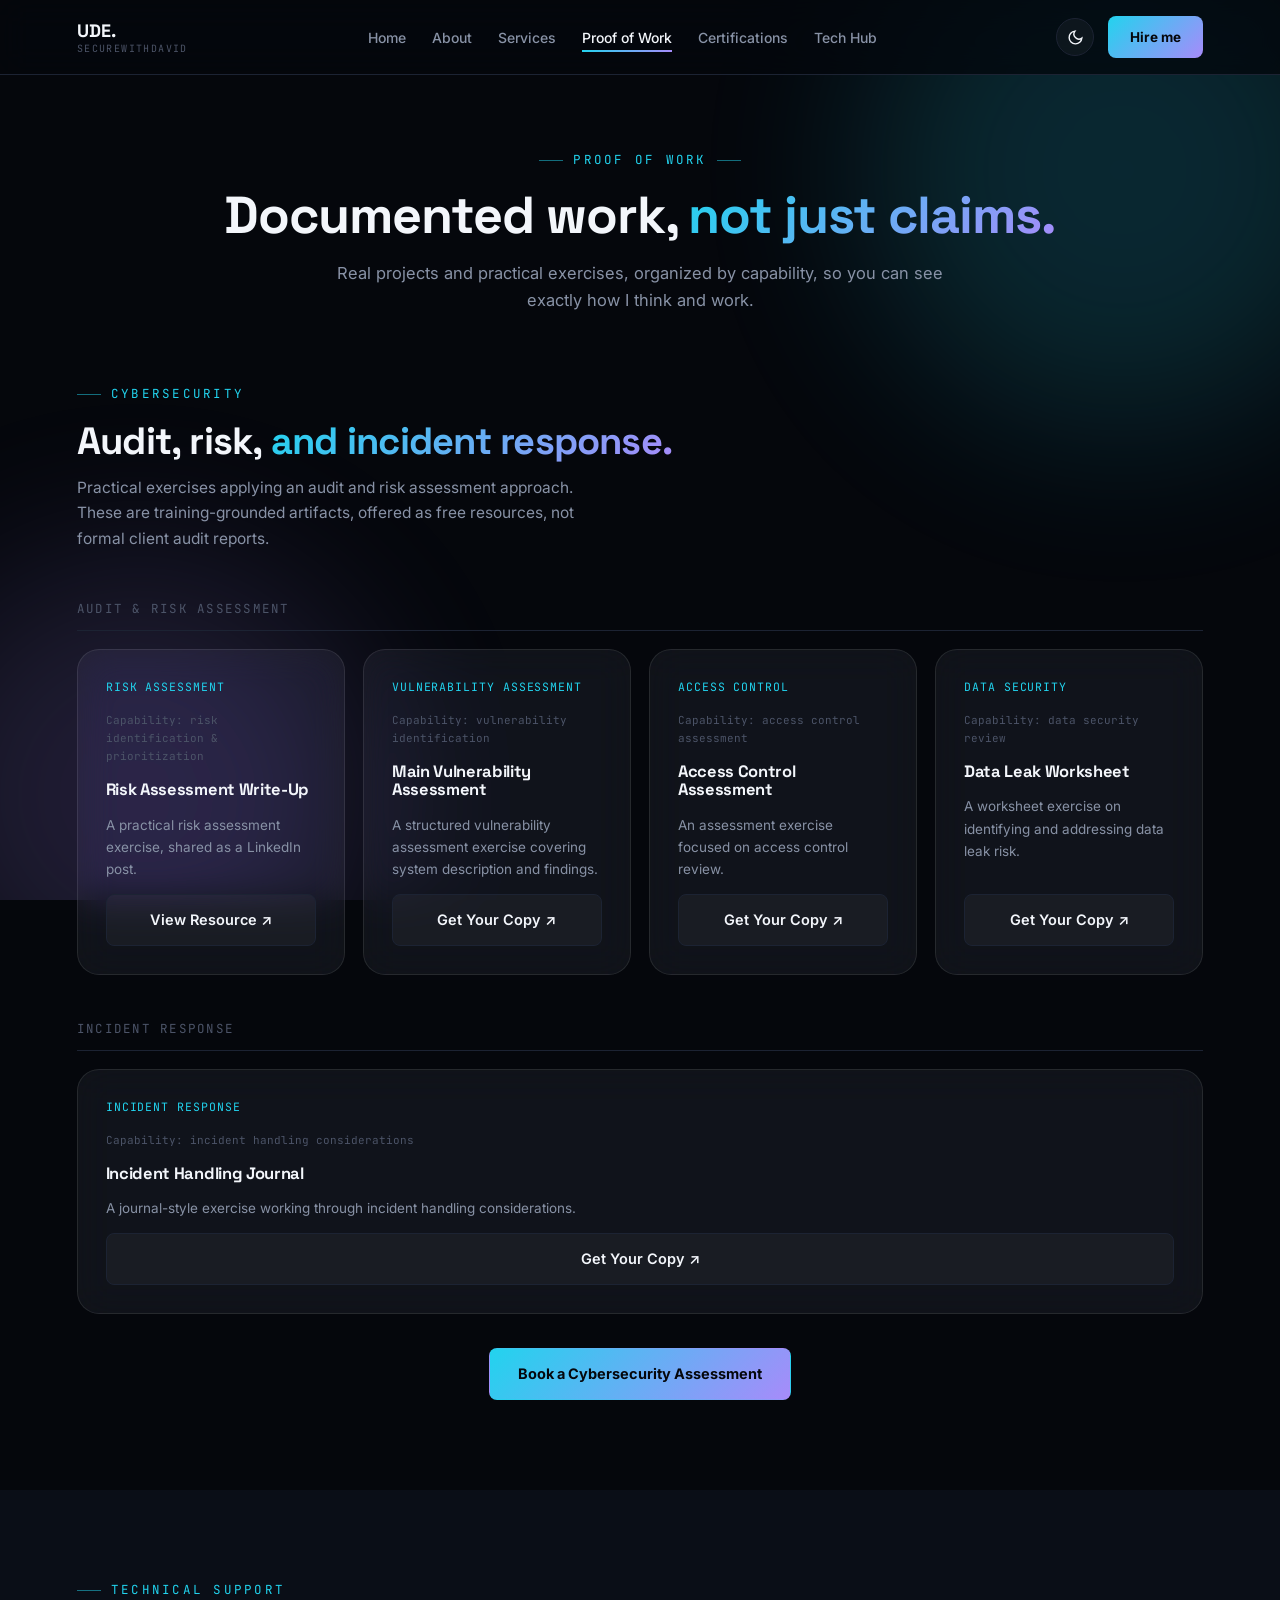
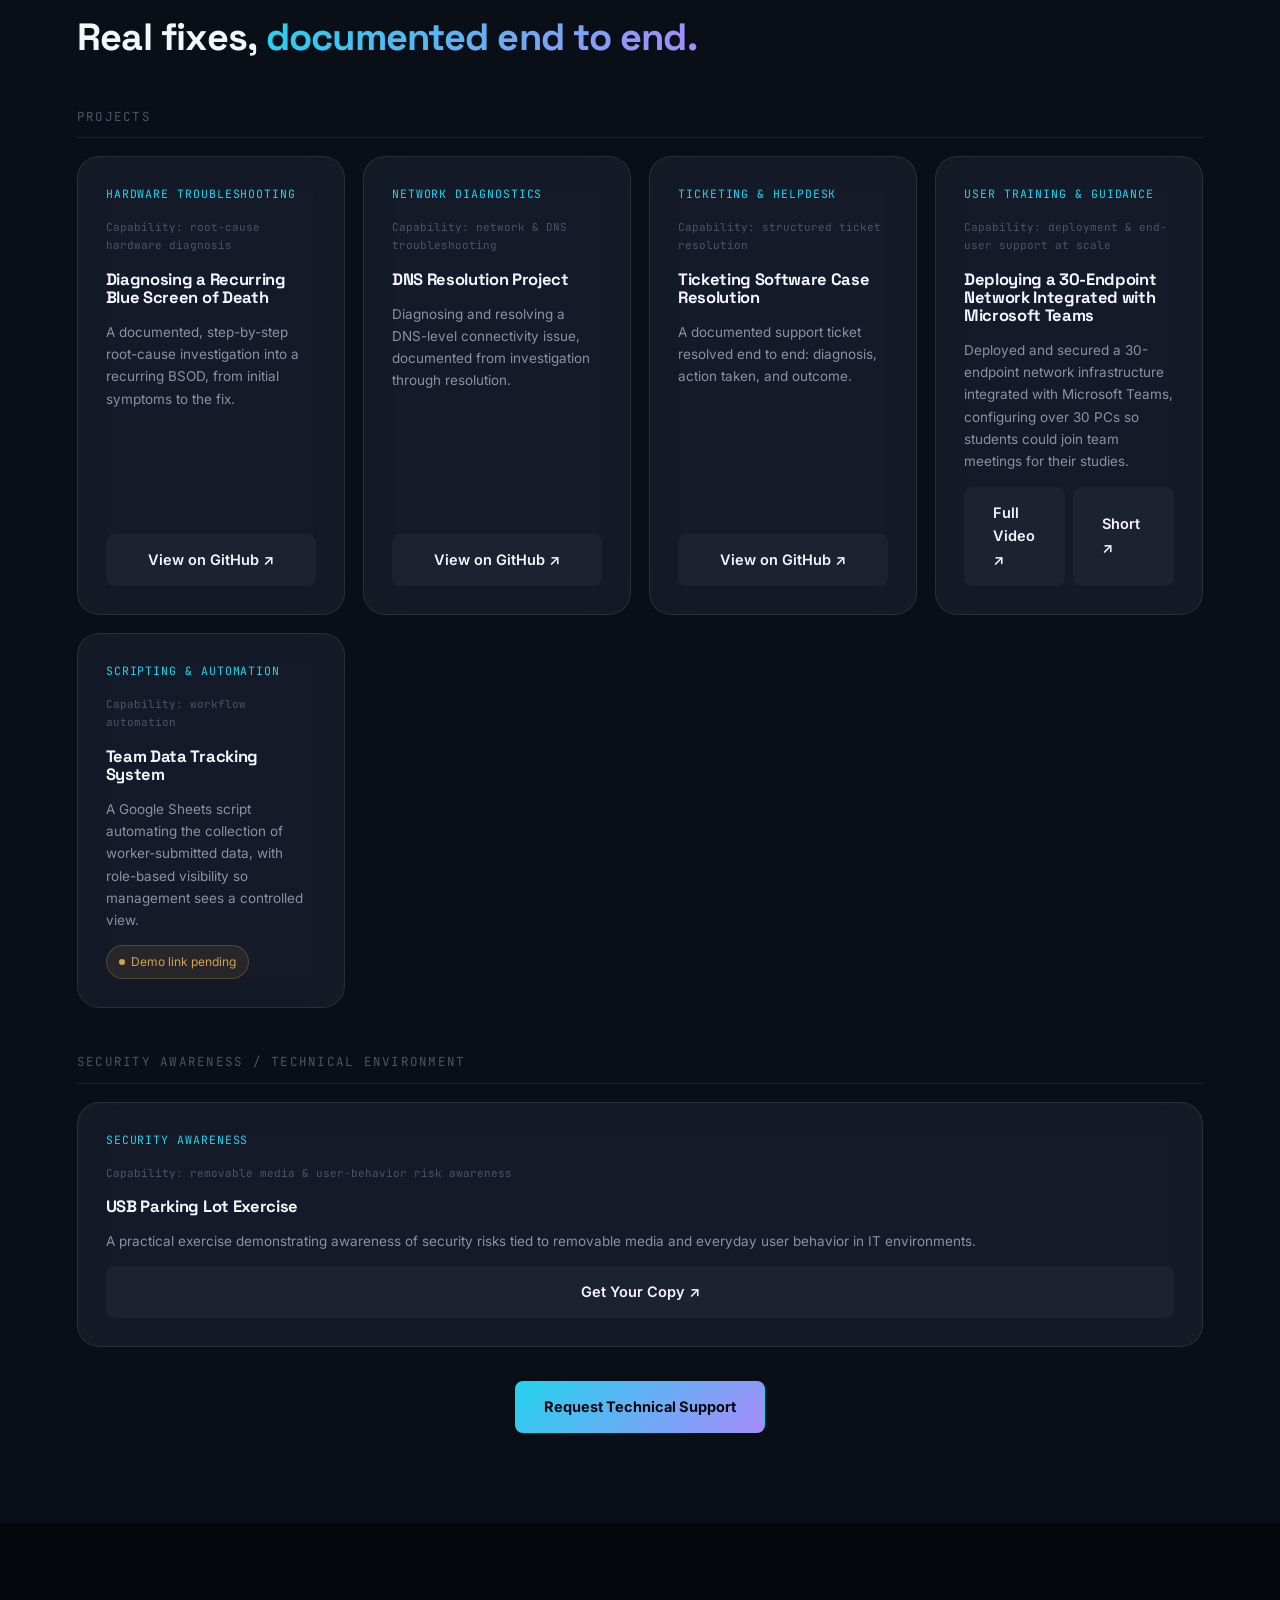
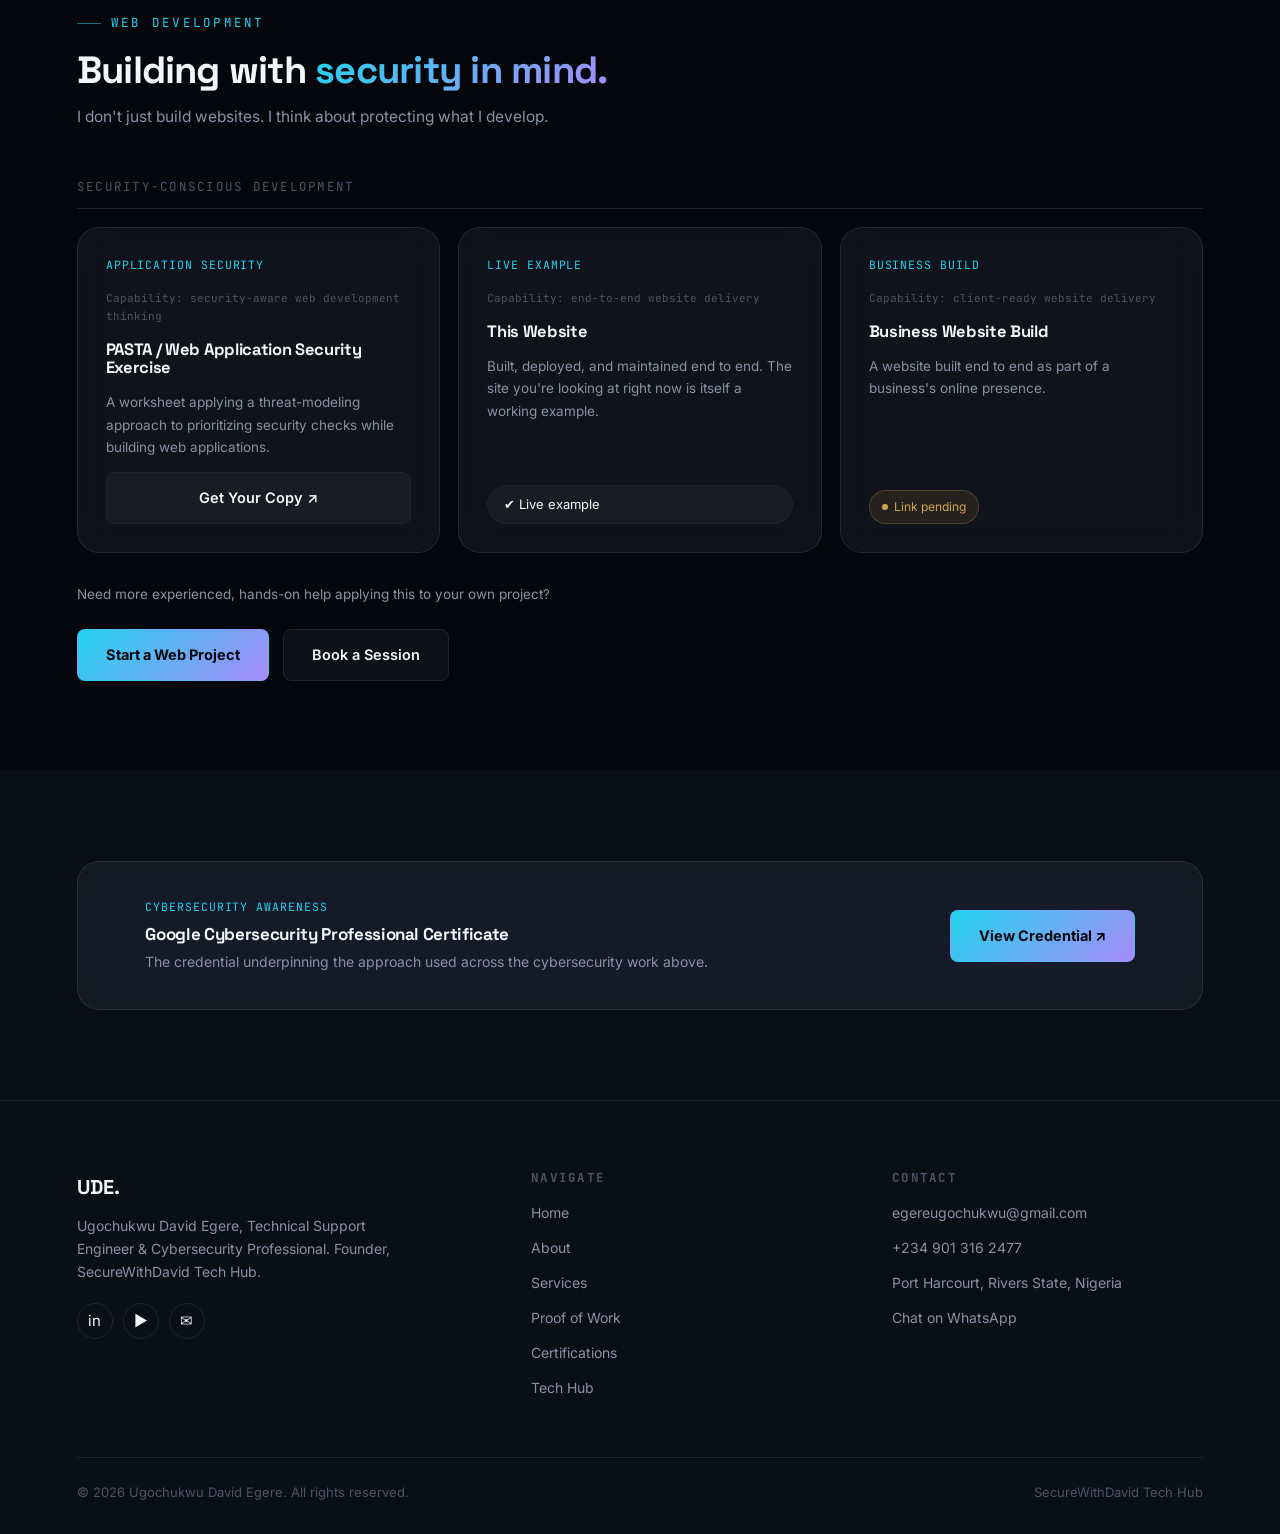
<file: work.html>
<!DOCTYPE html>
<html lang="en" data-theme="dark">
<head>
<meta charset="UTF-8">
<meta name="viewport" content="width=device-width, initial-scale=1.0">
<title>Proof of Work | Ugochukwu David Egere</title>
<meta name="description" content="Documented proof of work from Ugochukwu David Egere: cybersecurity audit artifacts, technical support projects, and security-conscious web development.">
<link rel="stylesheet" href="css/style.css">
<style>
  .proj-card { padding: 28px; display: flex; flex-direction: column; gap: 14px; }
  .proj-tag { font-size: 11.5px; font-family: 'JetBrains Mono', monospace; letter-spacing: 0.08em; color: var(--accent); text-transform: uppercase; }
  .proj-pending {
    display: inline-flex; align-items: center; gap: 6px;
    font-size: 12px; color: #d4a24c; background: rgba(212,162,76,0.1);
    border: 1px solid rgba(212,162,76,0.25); padding: 6px 12px; border-radius: 20px;
    width: fit-content;
  }
  .proj-pending .dot { width: 6px; height: 6px; border-radius: 50%; background: #d4a24c; }
  .capability-tag {
    display: inline-block; font-size: 11px; color: var(--text-faint);
    font-family: 'JetBrains Mono', monospace; margin-bottom: 2px;
  }
  .group-label {
    font-size: 12.5px; font-family: 'JetBrains Mono', monospace; letter-spacing: 0.1em;
    text-transform: uppercase; color: var(--text-faint); margin-bottom: 18px; padding-bottom: 10px;
    border-bottom: 1px solid var(--border);
  }
</style>
</head>
<body>
<div class="ambient-glow"></div>

<!-- NAV -->
<nav class="site-nav">
  <a href="index.html" class="nav-brand">
    <span class="n1">UDE.</span>
    <span class="n2">SecureWithDavid</span>
  </a>
  <div class="nav-center">
    <ul class="nav-links">
      <li><a href="index.html">Home</a></li>
      <li><a href="about.html">About</a></li>
      <li><a href="services.html">Services</a></li>
      <li><a href="work.html">Proof of Work</a></li>
      <li><a href="certifications.html">Certifications</a></li>
      <li><a href="tech-hub.html">Tech Hub</a></li>
    </ul>
  </div>
  <div class="nav-right">
    <button class="theme-toggle" data-theme-toggle aria-label="Toggle theme">
      <svg class="icon-moon" viewBox="0 0 24 24" fill="none" stroke="currentColor" stroke-width="2"><path d="M21 12.79A9 9 0 1111.21 3 7 7 0 0021 12.79z"/></svg>
      <svg class="icon-sun" viewBox="0 0 24 24" fill="none" stroke="currentColor" stroke-width="2"><circle cx="12" cy="12" r="4"/><path d="M12 2v2M12 20v2M4.93 4.93l1.41 1.41M17.66 17.66l1.41 1.41M2 12h2M20 12h2M6.34 17.66l-1.41 1.41M19.07 4.93l-1.41 1.41"/></svg>
    </button>
    <a href="https://wa.me/2349013162477?text=Hi%20Ugochukwu%2C%20I%20found%20your%20portfolio%20and%20I%27d%20like%20to%20talk%20about%20a%20role%2Fproject." target="_blank" rel="noopener noreferrer" class="nav-cta">Hire me</a>
    <button class="nav-burger" data-burger aria-label="Menu"><span></span><span></span><span></span></button>
  </div>
</nav>
<div class="mobile-menu" data-mobile-menu>
  <a href="index.html">Home</a>
  <a href="about.html">About</a>
  <a href="services.html">Services</a>
  <a href="work.html">Proof of Work</a>
  <a href="certifications.html">Certifications</a>
  <a href="tech-hub.html">Tech Hub</a>
</div>

<!-- HEADER -->
<div class="page-header">
  <div class="eyebrow">Proof of Work</div>
  <h1>Documented work, <span>not just claims.</span></h1>
  <p>Real projects and practical exercises, organized by capability, so you can see exactly how I think and work.</p>
</div>

<!-- CYBERSECURITY PROOF -->
<section id="cybersecurity" style="padding-top:10px;">
  <div class="section-inner">
    <div class="section-head reveal">
      <div class="eyebrow">Cybersecurity</div>
      <h2>Audit, risk, <span>and incident response.</span></h2>
      <p>Practical exercises applying an audit and risk assessment approach. These are training-grounded artifacts, offered as free resources, not formal client audit reports.</p>
    </div>

    <div class="group-label">Audit &amp; Risk Assessment</div>
    <div style="display:grid; grid-template-columns:repeat(auto-fit,minmax(260px,1fr)); gap:18px; margin-bottom:44px;">
      <div class="glass reveal proj-card">
        <div class="proj-tag">Risk Assessment</div>
        <span class="capability-tag">Capability: risk identification &amp; prioritization</span>
        <h3 style="font-size:16.5px;">Risk Assessment Write-Up</h3>
        <p style="color:var(--text-dim); font-size:13.5px; flex-grow:1;">A practical risk assessment exercise, shared as a LinkedIn post.</p>
        <a href="https://lnkd.in/p/dPr9kxNV" target="_blank" rel="noopener noreferrer" class="btn btn-outline" style="justify-content:center;">View Resource ↗</a>
      </div>
      <div class="glass reveal reveal-delay-1 proj-card">
        <div class="proj-tag">Vulnerability Assessment</div>
        <span class="capability-tag">Capability: vulnerability identification</span>
        <h3 style="font-size:16.5px;">Main Vulnerability Assessment</h3>
        <p style="color:var(--text-dim); font-size:13.5px; flex-grow:1;">A structured vulnerability assessment exercise covering system description and findings.</p>
        <a href="https://docs.google.com/document/d/16xJ9xmcgG1k03fq6vk7Ivyefs4vm2OShF2j98Bs4COc/edit?usp=drivesdk" target="_blank" rel="noopener noreferrer" class="btn btn-outline" style="justify-content:center;">Get Your Copy ↗</a>
      </div>
      <div class="glass reveal reveal-delay-2 proj-card">
        <div class="proj-tag">Access Control</div>
        <span class="capability-tag">Capability: access control assessment</span>
        <h3 style="font-size:16.5px;">Access Control Assessment</h3>
        <p style="color:var(--text-dim); font-size:13.5px; flex-grow:1;">An assessment exercise focused on access control review.</p>
        <a href="https://docs.google.com/document/d/1eDlEHb_g2h1FASNZviAxAFuOYqmMTtAs6XZBwkzWZ5I/edit?usp=drivesdk" target="_blank" rel="noopener noreferrer" class="btn btn-outline" style="justify-content:center;">Get Your Copy ↗</a>
      </div>
      <div class="glass reveal proj-card">
        <div class="proj-tag">Data Security</div>
        <span class="capability-tag">Capability: data security review</span>
        <h3 style="font-size:16.5px;">Data Leak Worksheet</h3>
        <p style="color:var(--text-dim); font-size:13.5px; flex-grow:1;">A worksheet exercise on identifying and addressing data leak risk.</p>
        <a href="https://docs.google.com/document/d/1Km9gxiH769L0MwSa13klLQ2tjx85EuAGzXZnZLzmUC4/edit?usp=drivesdk" target="_blank" rel="noopener noreferrer" class="btn btn-outline" style="justify-content:center;">Get Your Copy ↗</a>
      </div>
    </div>

    <div class="group-label">Incident Response</div>
    <div style="display:grid; grid-template-columns:repeat(auto-fit,minmax(260px,1fr)); gap:18px; margin-bottom:34px;">
      <div class="glass reveal proj-card">
        <div class="proj-tag">Incident Response</div>
        <span class="capability-tag">Capability: incident handling considerations</span>
        <h3 style="font-size:16.5px;">Incident Handling Journal</h3>
        <p style="color:var(--text-dim); font-size:13.5px; flex-grow:1;">A journal-style exercise working through incident handling considerations.</p>
        <a href="https://docs.google.com/document/d/1GlAX-llS1x9FTxaOy6QNpZ3Tn34TadcLkGH92S4mcuM/edit?usp=drivesdk" target="_blank" rel="noopener noreferrer" class="btn btn-outline" style="justify-content:center;">Get Your Copy ↗</a>
      </div>
    </div>

    <div style="text-align:center;" class="reveal">
      <a href="https://wa.me/2349013162477?text=Hi%20Ugochukwu%2C%20I%27d%20like%20to%20book%20a%20Cybersecurity%20Assessment." target="_blank" rel="noopener noreferrer" class="btn btn-primary">Book a Cybersecurity Assessment</a>
    </div>
  </div>
</section>

<!-- TECHNICAL SUPPORT PROOF -->
<section id="technical-support" style="background:var(--bg-soft);">
  <div class="section-inner">
    <div class="section-head reveal">
      <div class="eyebrow">Technical Support</div>
      <h2>Real fixes, <span>documented end to end.</span></h2>
    </div>

    <div class="group-label">Projects</div>
    <div style="display:grid; grid-template-columns:repeat(auto-fit,minmax(260px,1fr)); gap:18px; margin-bottom:44px;">
      <div class="glass reveal proj-card">
        <div class="proj-tag">Hardware Troubleshooting</div>
        <span class="capability-tag">Capability: root-cause hardware diagnosis</span>
        <h3 style="font-size:16.5px;">Diagnosing a Recurring Blue Screen of Death</h3>
        <p style="color:var(--text-dim); font-size:13.5px; flex-grow:1;">A documented, step-by-step root-cause investigation into a recurring BSOD, from initial symptoms to the fix.</p>
        <a href="https://github.com/EgereDavid/Windows-Kernel-BSOD-Analysis" target="_blank" rel="noopener noreferrer" class="btn btn-outline" style="justify-content:center;">View on GitHub ↗</a>
      </div>
      <div class="glass reveal reveal-delay-1 proj-card">
        <div class="proj-tag">Network Diagnostics</div>
        <span class="capability-tag">Capability: network &amp; DNS troubleshooting</span>
        <h3 style="font-size:16.5px;">DNS Resolution Project</h3>
        <p style="color:var(--text-dim); font-size:13.5px; flex-grow:1;">Diagnosing and resolving a DNS-level connectivity issue, documented from investigation through resolution.</p>
        <a href="https://github.com/EgereDavid/DNS-Connectivity-Log" target="_blank" rel="noopener noreferrer" class="btn btn-outline" style="justify-content:center;">View on GitHub ↗</a>
      </div>
      <div class="glass reveal reveal-delay-2 proj-card">
        <div class="proj-tag">Ticketing &amp; Helpdesk</div>
        <span class="capability-tag">Capability: structured ticket resolution</span>
        <h3 style="font-size:16.5px;">Ticketing Software Case Resolution</h3>
        <p style="color:var(--text-dim); font-size:13.5px; flex-grow:1;">A documented support ticket resolved end to end: diagnosis, action taken, and outcome.</p>
        <a href="https://github.com/EgereDavid/Hardware-troubleshooting-Resolved-ticket" target="_blank" rel="noopener noreferrer" class="btn btn-outline" style="justify-content:center;">View on GitHub ↗</a>
      </div>
      <div class="glass reveal proj-card">
        <div class="proj-tag">User Training &amp; Guidance</div>
        <span class="capability-tag">Capability: deployment &amp; end-user support at scale</span>
        <h3 style="font-size:16.5px;">Deploying a 30-Endpoint Network Integrated with Microsoft Teams</h3>
        <p style="color:var(--text-dim); font-size:13.5px; flex-grow:1;">Deployed and secured a 30-endpoint network infrastructure integrated with Microsoft Teams, configuring over 30 PCs so students could join team meetings for their studies.</p>
        <div style="display:flex; gap:8px; flex-wrap:wrap;">
          <a href="https://youtu.be/qgyfpGc0EB4?si=UkX0wCsVFQ5orObP" target="_blank" rel="noopener noreferrer" class="btn btn-outline" style="flex:1; justify-content:center;">Full Video ↗</a>
          <a href="https://youtube.com/shorts/HXfBOXo4YQ8" target="_blank" rel="noopener noreferrer" class="btn btn-outline" style="flex:1; justify-content:center;">Short ↗</a>
        </div>
      </div>
      <div class="glass reveal reveal-delay-1 proj-card">
        <div class="proj-tag">Scripting &amp; Automation</div>
        <span class="capability-tag">Capability: workflow automation</span>
        <h3 style="font-size:16.5px;">Team Data Tracking System</h3>
        <p style="color:var(--text-dim); font-size:13.5px; flex-grow:1;">A Google Sheets script automating the collection of worker-submitted data, with role-based visibility so management sees a controlled view.</p>
        <span class="proj-pending"><span class="dot"></span>Demo link pending</span>
      </div>
    </div>

    <div class="group-label">Security Awareness / Technical Environment</div>
    <div style="display:grid; grid-template-columns:repeat(auto-fit,minmax(260px,1fr)); gap:18px; margin-bottom:34px;">
      <div class="glass reveal proj-card">
        <div class="proj-tag">Security Awareness</div>
        <span class="capability-tag">Capability: removable media &amp; user-behavior risk awareness</span>
        <h3 style="font-size:16.5px;">USB Parking Lot Exercise</h3>
        <p style="color:var(--text-dim); font-size:13.5px; flex-grow:1;">A practical exercise demonstrating awareness of security risks tied to removable media and everyday user behavior in IT environments.</p>
        <a href="https://docs.google.com/document/d/1Vt_hyYUFHkFFT6qOTNDCgDf_VyF7UBNei2w_drnrQ1c/edit?usp=drivesdk" target="_blank" rel="noopener noreferrer" class="btn btn-outline" style="justify-content:center;">Get Your Copy ↗</a>
      </div>
    </div>

    <div style="text-align:center;" class="reveal">
      <a href="https://wa.me/2349013162477?text=Hi%20Ugochukwu%2C%20I%27d%20like%20to%20request%20Technical%20Support." target="_blank" rel="noopener noreferrer" class="btn btn-primary">Request Technical Support</a>
    </div>
  </div>
</section>

<!-- WEB DEVELOPMENT PROOF -->
<section id="web-development">
  <div class="section-inner">
    <div class="section-head reveal">
      <div class="eyebrow">Web Development</div>
      <h2>Building with <span>security in mind.</span></h2>
      <p>I don't just build websites. I think about protecting what I develop.</p>
    </div>

    <div class="group-label">Security-Conscious Development</div>
    <div style="display:grid; grid-template-columns:repeat(auto-fit,minmax(260px,1fr)); gap:18px; margin-bottom:30px;">
      <div class="glass reveal proj-card">
        <div class="proj-tag">Application Security</div>
        <span class="capability-tag">Capability: security-aware web development thinking</span>
        <h3 style="font-size:16.5px;">PASTA / Web Application Security Exercise</h3>
        <p style="color:var(--text-dim); font-size:13.5px; flex-grow:1;">A worksheet applying a threat-modeling approach to prioritizing security checks while building web applications.</p>
        <a href="https://docs.google.com/document/d/1B_FHl0WAAKXeZRZ974MC9MqNyfaHQ0x3b9qr79zYpEI/edit?usp=drivesdk" target="_blank" rel="noopener noreferrer" class="btn btn-outline" style="justify-content:center;">Get Your Copy ↗</a>
      </div>
      <div class="glass reveal reveal-delay-1 proj-card">
        <div class="proj-tag">Live Example</div>
        <span class="capability-tag">Capability: end-to-end website delivery</span>
        <h3 style="font-size:16.5px;">This Website</h3>
        <p style="color:var(--text-dim); font-size:13.5px; flex-grow:1;">Built, deployed, and maintained end to end. The site you're looking at right now is itself a working example.</p>
        <span class="tag" style="display:inline-block;">✔ Live example</span>
      </div>
      <div class="glass reveal reveal-delay-2 proj-card">
        <div class="proj-tag">Business Build</div>
        <span class="capability-tag">Capability: client-ready website delivery</span>
        <h3 style="font-size:16.5px;">Business Website Build</h3>
        <p style="color:var(--text-dim); font-size:13.5px; flex-grow:1;">A website built end to end as part of a business's online presence.</p>
        <span class="proj-pending"><span class="dot"></span>Link pending</span>
      </div>
    </div>

    <p style="color:var(--text-dim); font-size:13.5px; margin-bottom:24px;">Need more experienced, hands-on help applying this to your own project?</p>
    <div style="display:flex; gap:14px; flex-wrap:wrap;">
      <a href="https://wa.me/2349013162477?text=Hi%20Ugochukwu%2C%20I%27d%20like%20to%20start%20a%20Web%20Project." target="_blank" rel="noopener noreferrer" class="btn btn-primary">Start a Web Project</a>
      <a href="https://wa.me/2349013162477?text=Hi%20Ugochukwu%2C%20I%27d%20like%20to%20book%20a%20session%20on%20security-conscious%20web%20development." target="_blank" rel="noopener noreferrer" class="btn btn-outline">Book a Session</a>
    </div>
  </div>
</section>

<!-- CERTIFICATION -->
<section style="background:var(--bg-soft);">
  <div class="section-inner glass reveal" style="padding:36px 6%; display:flex; align-items:center; justify-content:space-between; gap:20px; flex-wrap:wrap;">
    <div>
      <div class="proj-tag" style="margin-bottom:8px;">Cybersecurity Awareness</div>
      <h3 style="font-size:17px; margin-bottom:6px;">Google Cybersecurity Professional Certificate</h3>
      <p style="color:var(--text-dim); font-size:14px;">The credential underpinning the approach used across the cybersecurity work above.</p>
    </div>
    <a href="https://www.credly.com/badges/7de047a4-4183-48b1-9640-5bb148a694b5/public_url" target="_blank" rel="noopener noreferrer" class="btn btn-primary" style="flex-shrink:0;">View Credential ↗</a>
  </div>
</section>

<!-- FOOTER -->
<footer class="site-footer">
  <div class="footer-grid">
    <div class="footer-brand">
      <div class="n1">UDE.</div>
      <p>Ugochukwu David Egere, Technical Support Engineer &amp; Cybersecurity Professional. Founder, SecureWithDavid Tech Hub.</p>
      <div class="footer-social">
        <a href="https://www.linkedin.com/in/egere" target="_blank" rel="noopener noreferrer" aria-label="LinkedIn">in</a>
        <a href="https://www.youtube.com/@SECUREWITHDAVID" target="_blank" rel="noopener noreferrer" aria-label="YouTube">▶</a>
        <a href="mailto:egereugochukwu@gmail.com" aria-label="Email">✉</a>
      </div>
    </div>
    <div class="footer-col">
      <h4>Navigate</h4>
      <a href="index.html">Home</a>
      <a href="about.html">About</a>
      <a href="services.html">Services</a>
      <a href="work.html">Proof of Work</a>
      <a href="certifications.html">Certifications</a>
      <a href="tech-hub.html">Tech Hub</a>
    </div>
    <div class="footer-col">
      <h4>Contact</h4>
      <a href="mailto:egereugochukwu@gmail.com">egereugochukwu@gmail.com</a>
      <a href="tel:+2349013162477">+234 901 316 2477</a>
      <span class="fline">Port Harcourt, Rivers State, Nigeria</span>
      <a href="https://wa.me/2349013162477" target="_blank" rel="noopener noreferrer">Chat on WhatsApp</a>
    </div>
  </div>
  <div class="footer-bottom">
    <span>© 2026 Ugochukwu David Egere. All rights reserved.</span>
    <span>SecureWithDavid Tech Hub</span>
  </div>
</footer>

<script src="js/main.js"></script>
</body>
</html>
</file>
<file: css/style.css>
/* =================================================================
   UDE. — Ugochukwu David Egere / SecureWithDavid Tech Hub
   Shared design system. Loaded by every page.
   ================================================================= */

@import url('https://fonts.googleapis.com/css2?family=Space+Grotesk:wght@500;600;700;800&family=Inter:wght@400;500;600;700&family=JetBrains+Mono:wght@400;500;600&display=swap');

/* ---------- Design tokens ---------- */
:root {
  --accent: #22d3ee;
  --accent2: #a78bfa;
  --grad: linear-gradient(135deg, var(--accent) 0%, var(--accent2) 100%);

  --radius-sm: 8px;
  --radius-md: 14px;
  --radius-lg: 22px;

  --ease: cubic-bezier(0.22, 1, 0.36, 1);
  --dur: 0.35s;

  --maxw: 1180px;
}

:root,
[data-theme="dark"] {
  --bg: #05070c;
  --bg-soft: #0a0e17;
  --surface: rgba(255, 255, 255, 0.04);
  --surface-solid: #10141f;
  --glass: rgba(255, 255, 255, 0.05);
  --glass-border: rgba(255, 255, 255, 0.09);
  --border: #1c2333;
  --text: #f3f6fb;
  --text-dim: #8892a6;
  --text-faint: #4c5468;
  --shadow: 0 20px 60px -20px rgba(0, 0, 0, 0.6);
}

[data-theme="light"] {
  --bg: #f7f8fb;
  --bg-soft: #ffffff;
  --surface: rgba(10, 14, 25, 0.03);
  --surface-solid: #ffffff;
  --glass: rgba(255, 255, 255, 0.55);
  --glass-border: rgba(15, 23, 42, 0.08);
  --border: #e4e8f0;
  --text: #0f1420;
  --text-dim: #5b6472;
  --text-faint: #a3aab8;
  --shadow: 0 20px 50px -20px rgba(30, 41, 59, 0.18);
}

/* ---------- Reset ---------- */
* { margin: 0; padding: 0; box-sizing: border-box; }
html { scroll-behavior: smooth; }
body {
  background: var(--bg);
  color: var(--text);
  font-family: 'Inter', -apple-system, BlinkMacSystemFont, sans-serif;
  line-height: 1.65;
  -webkit-font-smoothing: antialiased;
  -moz-osx-font-smoothing: grayscale;
  overflow-x: hidden;
  transition: background var(--dur) var(--ease), color var(--dur) var(--ease);
}
a { color: inherit; text-decoration: none; }
img { max-width: 100%; display: block; }
ul { list-style: none; }
button { font-family: inherit; cursor: pointer; }
h1, h2, h3, h4 { font-family: 'Space Grotesk', sans-serif; letter-spacing: -0.02em; line-height: 1.1; }

.container { max-width: var(--maxw); margin: 0 auto; padding: 0 6%; }

/* ---------- Background ambience ---------- */
.ambient-glow {
  position: fixed; inset: 0; z-index: -1; overflow: hidden; pointer-events: none;
}
.ambient-glow::before, .ambient-glow::after {
  content: ''; position: absolute; border-radius: 50%; filter: blur(90px);
  opacity: 0.16;
}
.ambient-glow::before {
  width: 520px; height: 520px; top: -10%; right: -8%;
  background: var(--accent);
}
.ambient-glow::after {
  width: 480px; height: 480px; bottom: -15%; left: -8%;
  background: var(--accent2);
}
[data-theme="light"] .ambient-glow::before,
[data-theme="light"] .ambient-glow::after { opacity: 0.10; }

/* ---------- Nav ---------- */
.site-nav {
  position: fixed; top: 0; left: 0; right: 0; z-index: 200;
  display: flex; align-items: center; justify-content: space-between;
  padding: 16px 6%;
  background: color-mix(in srgb, var(--bg) 78%, transparent);
  backdrop-filter: blur(16px) saturate(140%);
  border-bottom: 1px solid var(--border);
  transition: background var(--dur) var(--ease), border-color var(--dur) var(--ease);
}
.nav-brand { display: flex; flex-direction: column; line-height: 1.1; }
.nav-brand .n1 { font-family: 'Space Grotesk', sans-serif; font-weight: 700; font-size: 18px; }
.nav-brand .n2 {
  font-family: 'JetBrains Mono', monospace; font-size: 10px; letter-spacing: 0.14em;
  color: var(--text-faint); text-transform: uppercase; margin-top: 2px;
}
.nav-center { display: flex; align-items: center; gap: 30px; }
.nav-links { display: flex; gap: 26px; }
.nav-links a {
  font-size: 14px; font-weight: 500; color: var(--text-dim);
  position: relative; padding: 4px 0; transition: color 0.2s;
}
.nav-links a::after {
  content: ''; position: absolute; left: 0; bottom: -2px; height: 1.5px; width: 0;
  background: var(--grad); transition: width 0.25s var(--ease);
}
.nav-links a:hover { color: var(--text); }
.nav-links a:hover::after, .nav-links a.active::after { width: 100%; }
.nav-links a.active { color: var(--text); }

.nav-right { display: flex; align-items: center; gap: 14px; }
.theme-toggle {
  width: 38px; height: 38px; border-radius: 50%; border: 1px solid var(--border);
  background: var(--surface); display: flex; align-items: center; justify-content: center;
  transition: border-color 0.2s, transform 0.2s; position: relative;
}
.theme-toggle:hover { border-color: var(--accent); transform: rotate(15deg); }
.theme-toggle svg { width: 17px; height: 17px; color: var(--text); }
.theme-toggle .icon-sun { display: none; }
[data-theme="light"] .theme-toggle .icon-moon { display: none; }
[data-theme="light"] .theme-toggle .icon-sun { display: block; }

.nav-cta {
  padding: 10px 22px; border-radius: var(--radius-sm);
  background: var(--grad); color: #05070c; font-size: 13.5px; font-weight: 700;
  transition: filter 0.2s, transform 0.2s;
}
.nav-cta:hover { filter: brightness(1.1); transform: translateY(-1px); }

.nav-burger {
  display: none; width: 38px; height: 38px; border-radius: 50%;
  border: 1px solid var(--border); background: var(--surface);
  align-items: center; justify-content: center; flex-direction: column; gap: 4px;
}
.nav-burger span { width: 16px; height: 1.5px; background: var(--text); transition: 0.25s var(--ease); }
.nav-burger.open span:nth-child(1) { transform: translateY(5.5px) rotate(45deg); }
.nav-burger.open span:nth-child(2) { opacity: 0; }
.nav-burger.open span:nth-child(3) { transform: translateY(-5.5px) rotate(-45deg); }

.mobile-menu {
  position: fixed; top: 70px; left: 0; right: 0; z-index: 199;
  background: var(--bg-soft); border-bottom: 1px solid var(--border);
  padding: 20px 6% 28px; display: none; flex-direction: column; gap: 4px;
  transform: translateY(-8px); opacity: 0; pointer-events: none;
  transition: transform var(--dur) var(--ease), opacity var(--dur) var(--ease);
}
.mobile-menu.open { display: flex; transform: translateY(0); opacity: 1; pointer-events: auto; }
.mobile-menu a { padding: 13px 4px; font-size: 15px; border-bottom: 1px solid var(--border); color: var(--text-dim); }
.mobile-menu a.active, .mobile-menu a:hover { color: var(--text); }

/* ---------- Buttons ---------- */
.btn {
  display: inline-flex; align-items: center; gap: 8px;
  padding: 13px 28px; border-radius: var(--radius-sm);
  font-size: 14.5px; font-weight: 600; border: 1px solid transparent;
  transition: all 0.22s var(--ease);
}
.btn-primary { background: var(--grad); color: #05070c; font-weight: 700; }
.btn-primary:hover { filter: brightness(1.1); transform: translateY(-2px); box-shadow: 0 12px 28px -10px rgba(34,211,238,0.35); }
.btn-outline { border-color: var(--border); color: var(--text); background: var(--surface); }
.btn-outline:hover { border-color: var(--accent); transform: translateY(-2px); }

/* ---------- Glass card ---------- */
.glass {
  background: var(--glass);
  border: 1px solid var(--glass-border);
  backdrop-filter: blur(18px) saturate(160%);
  border-radius: var(--radius-lg);
  transition: border-color var(--dur) var(--ease), transform var(--dur) var(--ease), box-shadow var(--dur) var(--ease);
}
.glass:hover { border-color: color-mix(in srgb, var(--accent) 45%, var(--glass-border)); }

/* ---------- Page header (About / Services / Certs / Work) ---------- */
.page-header { padding: 150px 6% 60px; text-align: center; }
.eyebrow {
  font-family: 'JetBrains Mono', monospace; font-size: 12.5px; letter-spacing: 0.18em;
  color: var(--accent); text-transform: uppercase; margin-bottom: 16px;
  display: flex; align-items: center; justify-content: center; gap: 10px;
}
.eyebrow::before, .eyebrow::after { content: ''; width: 24px; height: 1px; background: var(--accent); opacity: 0.5; }
.page-header h1 { font-size: clamp(32px, 5vw, 52px); font-weight: 800; margin-bottom: 16px; }
.page-header h1 span { background: var(--grad); -webkit-background-clip: text; background-clip: text; color: transparent; }
.page-header p { max-width: 620px; margin: 0 auto; color: var(--text-dim); font-size: 16.5px; }

section { padding: 90px 6%; }
.section-inner { max-width: var(--maxw); margin: 0 auto; }
.section-head { max-width: 640px; margin-bottom: 48px; }
.section-head .eyebrow { justify-content: flex-start; }
.section-head .eyebrow::after { display: none; }
.section-head h2 { font-size: clamp(26px, 3.6vw, 38px); font-weight: 800; }
.section-head h2 span { background: var(--grad); -webkit-background-clip: text; background-clip: text; color: transparent; }
.section-head p { color: var(--text-dim); margin-top: 12px; font-size: 15.5px; max-width: 520px; }

/* ---------- Tags ---------- */
.tag {
  display: inline-flex; align-items: center; padding: 8px 16px;
  border-radius: 20px; font-size: 13px; background: var(--surface);
  border: 1px solid var(--border); color: var(--text);
}

/* ---------- Footer (contact block, every page) ---------- */
footer.site-footer {
  border-top: 1px solid var(--border);
  padding: 70px 6% 30px;
  background: var(--bg-soft);
}
.footer-grid {
  max-width: var(--maxw); margin: 0 auto;
  display: grid; grid-template-columns: 1.3fr 1fr 1fr; gap: 50px;
  padding-bottom: 46px;
}
.footer-brand .n1 { font-family: 'Space Grotesk', sans-serif; font-weight: 700; font-size: 20px; margin-bottom: 10px; }
.footer-brand p { color: var(--text-dim); font-size: 14px; max-width: 320px; margin-bottom: 20px; }
.footer-social { display: flex; gap: 10px; }
.footer-social a {
  width: 36px; height: 36px; border-radius: 50%; border: 1px solid var(--border);
  display: flex; align-items: center; justify-content: center; font-size: 15px;
  transition: border-color 0.2s, transform 0.2s;
}
.footer-social a:hover { border-color: var(--accent); transform: translateY(-2px); }
.footer-col h4 {
  font-size: 12.5px; text-transform: uppercase; letter-spacing: 0.1em;
  color: var(--text-faint); margin-bottom: 16px; font-family: 'JetBrains Mono', monospace;
}
.footer-col a, .footer-col .fline {
  display: block; font-size: 14px; color: var(--text-dim); margin-bottom: 12px;
  transition: color 0.2s;
}
.footer-col a:hover { color: var(--accent); }
.footer-bottom {
  max-width: var(--maxw); margin: 0 auto; padding-top: 24px; border-top: 1px solid var(--border);
  display: flex; justify-content: space-between; flex-wrap: wrap; gap: 10px;
  font-size: 13px; color: var(--text-faint);
}

/* ---------- Scroll reveal ---------- */
.reveal { opacity: 0; transform: translateY(26px); transition: opacity 0.7s var(--ease), transform 0.7s var(--ease); }
.reveal.visible { opacity: 1; transform: none; }
.reveal-delay-1 { transition-delay: 0.08s; }
.reveal-delay-2 { transition-delay: 0.16s; }
.reveal-delay-3 { transition-delay: 0.24s; }

/* ---------- Responsive ---------- */
@media (max-width: 900px) {
  .nav-center { display: none; }
  .nav-burger { display: flex; }
  .footer-grid { grid-template-columns: 1fr; gap: 34px; }
  .page-header { padding: 120px 6% 44px; }
  section { padding: 64px 6%; }
}
</file>
